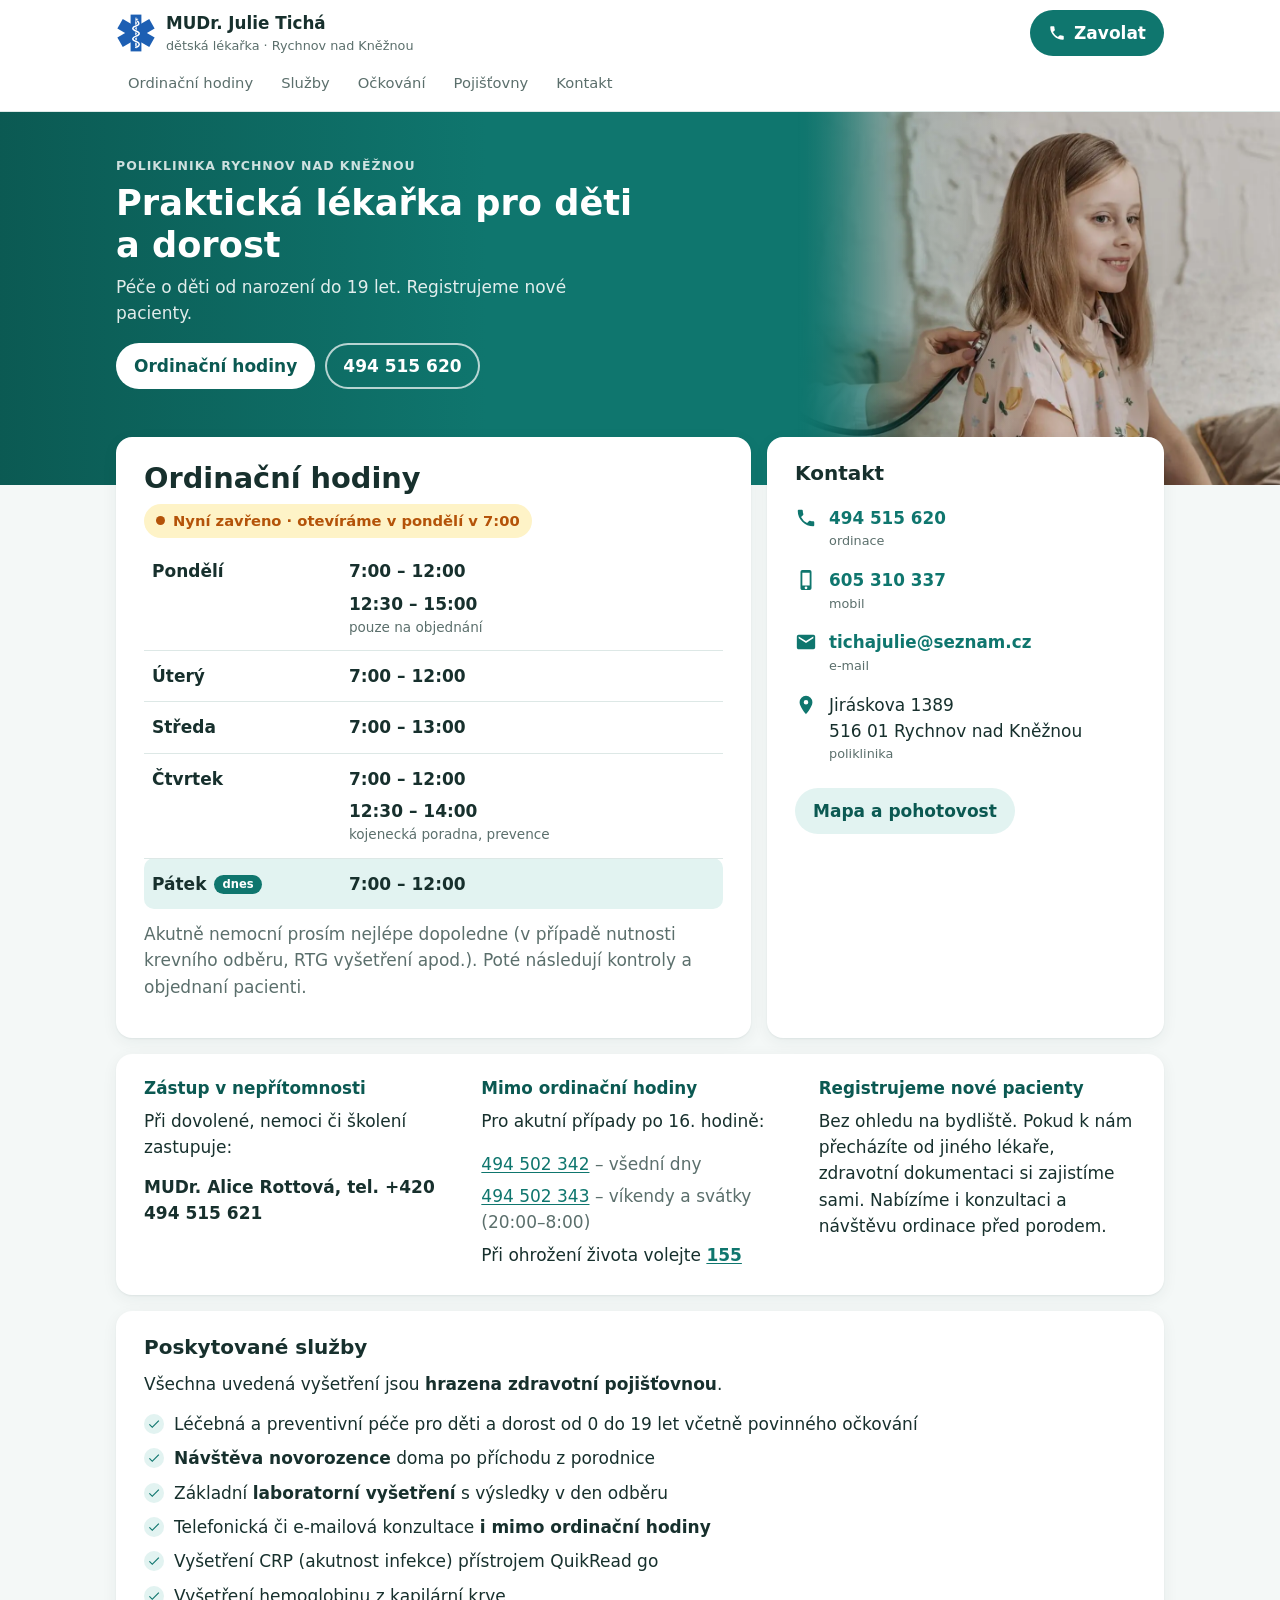
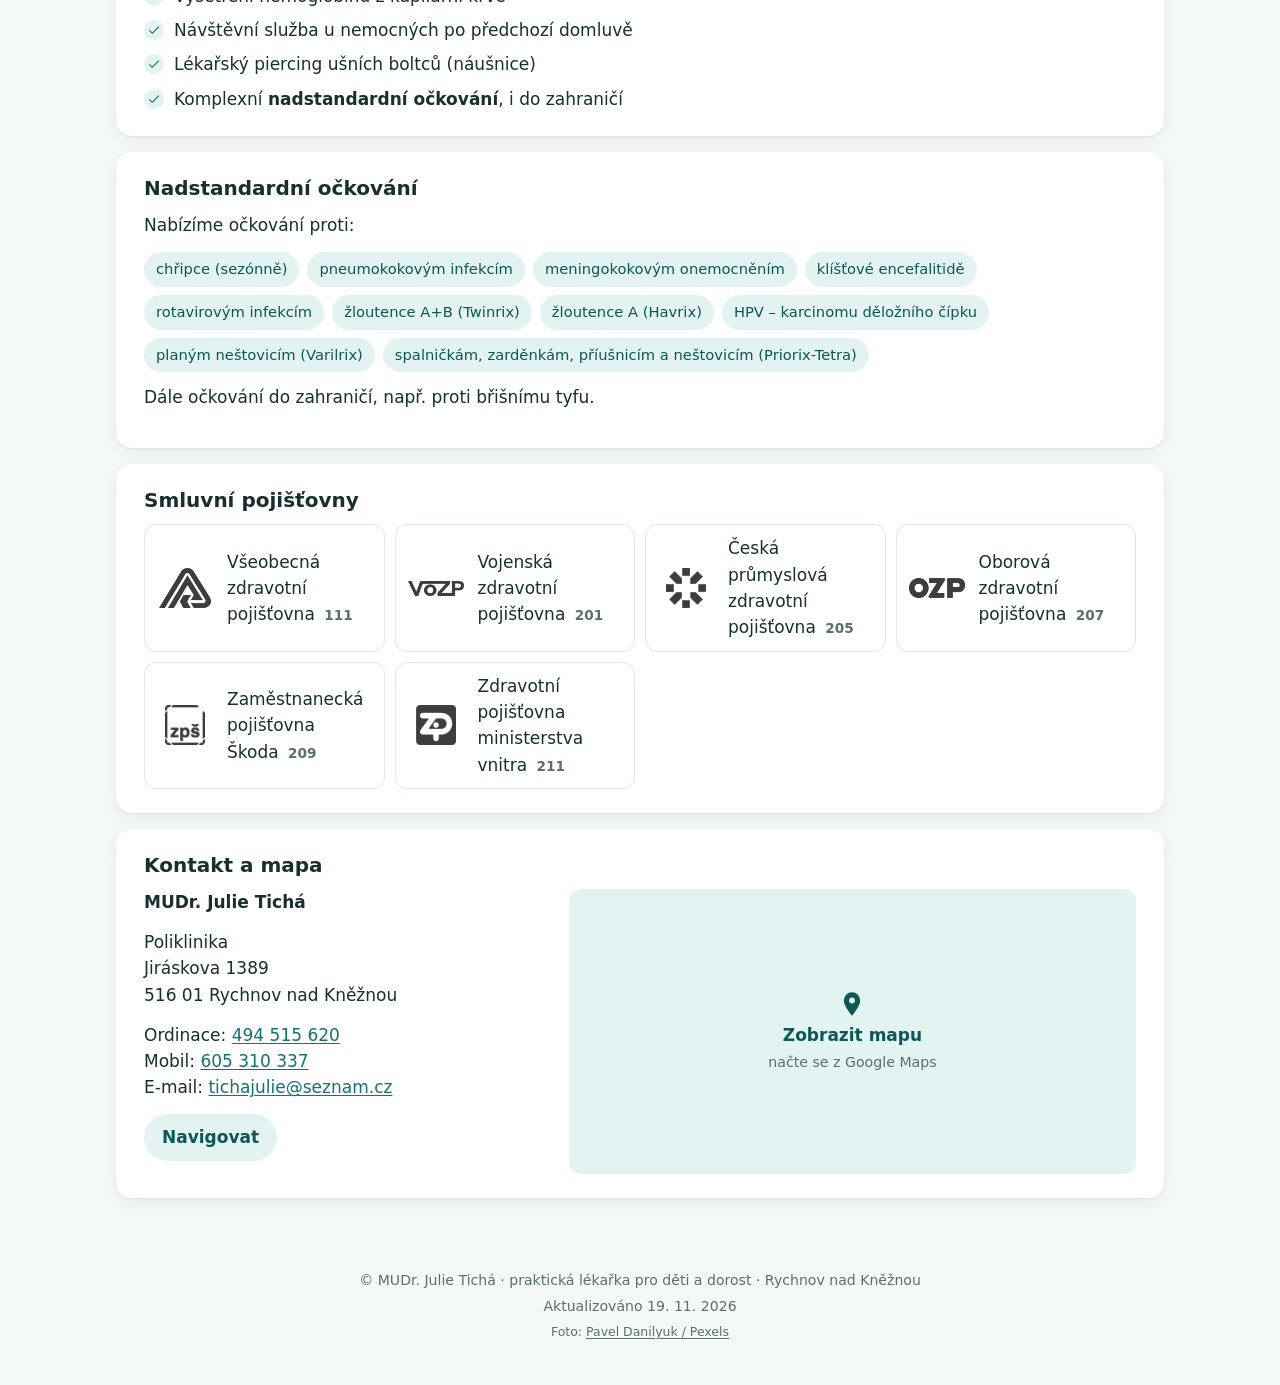
<file: index.html>
<!doctype html>
<html lang="cs">
<head>
  <meta charset="utf-8">
  <meta name="viewport" content="width=device-width, initial-scale=1, viewport-fit=cover">
  <title>MUDr. Julie Tichá – dětská lékařka, Rychnov nad Kněžnou</title>
  <meta name="description" content="MUDr. Julie Tichá – praktická lékařka pro děti a dorost, poliklinika Rychnov nad Kněžnou. Ordinační hodiny, kontakt, očkování, smluvní pojišťovny.">
  <meta name="theme-color" content="#0f766e">
  <link rel="canonical" href="https://www.mudrjulieticha.cz/">
  <link rel="icon" href="favicon.ico">
  <link rel="stylesheet" href="assets/style.css">
  <meta property="og:title" content="MUDr. Julie Tichá – dětská lékařka">
  <meta property="og:description" content="Ordinační hodiny a kontakt – pediatrie Rychnov nad Kněžnou.">
  <meta property="og:type" content="website">
  <script type="application/ld+json">
  {
    "@context": "https://schema.org",
    "@type": "MedicalClinic",
    "name": "MUDr. Julie Tichá – praktická lékařka pro děti a dorost",
    "medicalSpecialty": "Pediatric",
    "telephone": "+420494515620",
    "email": "tichajulie@seznam.cz",
    "url": "https://www.mudrjulieticha.cz/",
    "address": {
      "@type": "PostalAddress",
      "streetAddress": "Jiráskova 1389",
      "addressLocality": "Rychnov nad Kněžnou",
      "postalCode": "516 01",
      "addressCountry": "CZ"
    }
  }
  </script>
  <script src="assets/app.js" defer></script>
</head>
<body>
  <!-- Hvězda života (Star of Life) – definice znaku, použitá v hlavičce i v úvodním pásu -->
  <svg width="0" height="0" class="sr-only" aria-hidden="true" focusable="false">
    <defs>
      <g id="sol-arms">
        <rect x="-27" y="-92" width="54" height="184"/>
        <rect x="-27" y="-92" width="54" height="184" transform="rotate(60)"/>
        <rect x="-27" y="-92" width="54" height="184" transform="rotate(-60)"/>
      </g>
      <path id="sol-snake" d="M96 384 C128 380 150 356 132 334 C110 308 58 312 62 280 C66 248 140 254 138 220 C136 186 60 192 62 158 C64 126 136 134 134 102 C133 86 120 76 114 70"/>
    </defs>
    <symbol id="star-of-life" viewBox="-100 -100 200 200">
      <use href="#sol-arms" fill="#fff" stroke="#fff" stroke-width="10" stroke-linejoin="miter"/>
      <use href="#sol-arms" fill="#1d5fb3"/>
      <g transform="scale(0.42) translate(-100 -214)" fill="none" stroke-linecap="round" stroke-linejoin="round">
        <rect x="91" y="28" width="18" height="372" rx="9" fill="#fff"/>
        <use href="#sol-snake" stroke="#1d5fb3" stroke-width="32"/>
        <use href="#sol-snake" stroke="#fff" stroke-width="18"/>
        <ellipse cx="108" cy="54" rx="22" ry="15" transform="rotate(-20 108 54)" fill="#fff" stroke="#1d5fb3" stroke-width="7"/>
        <circle cx="114" cy="50" r="3.5" fill="#1d5fb3"/>
      </g>
    </symbol>
  </svg>

  <a class="skip" href="#hodiny">Přejít na ordinační hodiny</a>

  <header class="site-header">
    <div class="wrap header-inner">
      <a class="brand" href="./" aria-label="MUDr. Julie Tichá – úvod">
        <span class="brand-mark" aria-hidden="true">
          <svg viewBox="0 0 200 200" width="40" height="40"><use href="#star-of-life" width="200" height="200"/></svg>
        </span>
        <span class="brand-text">
          <strong>MUDr. Julie Tichá</strong>
          <small>dětská lékařka · Rychnov nad Kněžnou</small>
        </span>
      </a>
      <a class="btn btn-call" href="tel:+420494515620">
        <svg viewBox="0 0 24 24" width="18" height="18" aria-hidden="true"><path fill="currentColor" d="M6.6 10.8a15.1 15.1 0 0 0 6.6 6.6l2.2-2.2c.3-.3.7-.4 1-.2 1.1.4 2.3.6 3.6.6.6 0 1 .4 1 1V20c0 .6-.4 1-1 1A17 17 0 0 1 3 4c0-.6.4-1 1-1h3.5c.6 0 1 .4 1 1 0 1.3.2 2.5.6 3.6.1.3 0 .7-.2 1z"/></svg>
        <span>Zavolat</span>
      </a>
    </div>
    <nav class="site-nav" aria-label="Hlavní menu">
      <div class="wrap">
        <ul>
          <li><a href="#hodiny">Ordinační hodiny</a></li>
          <li><a href="#sluzby">Služby</a></li>
          <li><a href="#ockovani">Očkování</a></li>
          <li><a href="#pojistovny">Pojišťovny</a></li>
          <li><a href="#kontakt">Kontakt</a></li>
        </ul>
      </div>
    </nav>
  </header>

  <section class="hero" aria-label="Úvod">
    <div class="wrap hero-inner">
      <p class="hero-kicker">Poliklinika Rychnov nad Kněžnou</p>
      <p class="hero-title">Praktická lékařka pro děti a&nbsp;dorost</p>
      <p class="hero-text">Péče o děti od narození do 19 let. Registrujeme nové pacienty.</p>
      <div class="hero-actions">
        <a class="btn btn-light" href="#hodiny">Ordinační hodiny</a>
        <a class="btn btn-outline" href="tel:+420494515620">494 515 620</a>
      </div>
    </div>
  </section>

  <main>
    <div class="wrap">
      <!-- Upozornění z administrace se vykreslí sem -->
      <div id="notices" class="notices" aria-live="polite"></div>

      <div class="top-grid">
        <section id="hodiny" class="card hours-card" aria-labelledby="hodiny-title">
          <div class="card-head">
            <h1 id="hodiny-title">Ordinační hodiny</h1>
            <p id="status" class="status" hidden></p>
          </div>
          <noscript>
            <p class="note-box">Pro zobrazení aktuálních ordinačních hodin povolte JavaScript, nebo zavolejte na <a href="tel:+420494515620">494 515 620</a>.</p>
          </noscript>
          <table class="hours" id="hours-table">
            <caption class="sr-only">Ordinační hodiny podle dnů v týdnu</caption>
            <tbody id="hours-body">
              <tr><td class="loading">Načítám…</td></tr>
            </tbody>
          </table>
          <p id="hours-note" class="muted" hidden></p>
        </section>

        <aside class="card contact-card" aria-labelledby="kontakt-rychly">
          <h2 id="kontakt-rychly">Kontakt</h2>
          <ul class="contact-list">
            <li>
              <svg viewBox="0 0 24 24" aria-hidden="true"><path fill="currentColor" d="M6.6 10.8a15.1 15.1 0 0 0 6.6 6.6l2.2-2.2c.3-.3.7-.4 1-.2 1.1.4 2.3.6 3.6.6.6 0 1 .4 1 1V20c0 .6-.4 1-1 1A17 17 0 0 1 3 4c0-.6.4-1 1-1h3.5c.6 0 1 .4 1 1 0 1.3.2 2.5.6 3.6.1.3 0 .7-.2 1z"/></svg>
              <div><a href="tel:+420494515620">494 515 620</a><small>ordinace</small></div>
            </li>
            <li>
              <svg viewBox="0 0 24 24" aria-hidden="true"><path fill="currentColor" d="M16 1H8a2 2 0 0 0-2 2v18c0 1.1.9 2 2 2h8a2 2 0 0 0 2-2V3a2 2 0 0 0-2-2zm-4 21a1.5 1.5 0 1 1 0-3 1.5 1.5 0 0 1 0 3zm4-4H8V4h8z"/></svg>
              <div><a href="tel:+420605310337">605 310 337</a><small>mobil</small></div>
            </li>
            <li>
              <svg viewBox="0 0 24 24" aria-hidden="true"><path fill="currentColor" d="M20 4H4a2 2 0 0 0-2 2v12c0 1.1.9 2 2 2h16a2 2 0 0 0 2-2V6a2 2 0 0 0-2-2zm0 4-8 5-8-5V6l8 5 8-5z"/></svg>
              <div><a href="mailto:tichajulie@seznam.cz">tichajulie@seznam.cz</a><small>e-mail</small></div>
            </li>
            <li>
              <svg viewBox="0 0 24 24" aria-hidden="true"><path fill="currentColor" d="M12 2a7 7 0 0 0-7 7c0 5.2 7 13 7 13s7-7.8 7-13a7 7 0 0 0-7-7zm0 9.5a2.5 2.5 0 1 1 0-5 2.5 2.5 0 0 1 0 5z"/></svg>
              <div>Jiráskova 1389<br>516 01 Rychnov nad Kněžnou<small>poliklinika</small></div>
            </li>
          </ul>
          <a class="btn btn-ghost" href="#kontakt">Mapa a pohotovost</a>
        </aside>
      </div>

      <section class="card info-grid" aria-label="Důležité informace">
        <div>
          <h2>Zástup v nepřítomnosti</h2>
          <p>Při dovolené, nemoci či školení zastupuje:</p>
          <p class="strong" id="substitute">MUDr. Alice Rottová, tel. +420 494 515 621</p>
        </div>
        <div>
          <h2>Mimo ordinační hodiny</h2>
          <p>Pro akutní případy po 16. hodině:</p>
          <ul class="plain">
            <li><a href="tel:+420494502342">494 502 342</a> <span class="muted">– všední dny</span></li>
            <li><a href="tel:+420494502343">494 502 343</a> <span class="muted">– víkendy a svátky (20:00–8:00)</span></li>
            <li>Při ohrožení života volejte <a href="tel:155"><strong>155</strong></a></li>
          </ul>
        </div>
        <div>
          <h2>Registrujeme nové pacienty</h2>
          <p>Bez ohledu na bydliště. Pokud k nám přecházíte od jiného lékaře, zdravotní dokumentaci si zajistíme sami. Nabízíme i konzultaci a návštěvu ordinace před porodem.</p>
        </div>
      </section>

      <section id="sluzby" class="card" aria-labelledby="sluzby-title">
        <h2 id="sluzby-title">Poskytované služby</h2>
        <p>Všechna uvedená vyšetření jsou <strong>hrazena zdravotní pojišťovnou</strong>.</p>
        <ul class="checklist">
          <li>Léčebná a preventivní péče pro děti a dorost od 0 do 19 let včetně povinného očkování</li>
          <li><strong>Návštěva novorozence</strong> doma po příchodu z porodnice</li>
          <li>Základní <strong>laboratorní vyšetření</strong> s výsledky v den odběru</li>
          <li>Telefonická či e-mailová konzultace <strong>i mimo ordinační hodiny</strong></li>
          <li>Vyšetření CRP (akutnost infekce) přístrojem QuikRead go</li>
          <li>Vyšetření hemoglobinu z kapilární krve</li>
          <li>Návštěvní služba u nemocných po předchozí domluvě</li>
          <li>Lékařský piercing ušních boltců (náušnice)</li>
          <li>Komplexní <strong>nadstandardní očkování</strong>, i do zahraničí</li>
        </ul>
      </section>

      <section id="ockovani" class="card" aria-labelledby="ockovani-title">
        <h2 id="ockovani-title">Nadstandardní očkování</h2>
        <p>Nabízíme očkování proti:</p>
        <ul class="tags">
          <li>chřipce (sezónně)</li>
          <li>pneumokokovým infekcím</li>
          <li>meningokokovým onemocněním</li>
          <li>klíšťové encefalitidě</li>
          <li>rotavirovým infekcím</li>
          <li>žloutence A+B (Twinrix)</li>
          <li>žloutence A (Havrix)</li>
          <li>HPV – karcinomu děložního čípku</li>
          <li>planým neštovicím (Varilrix)</li>
          <li>spalničkám, zarděnkám, příušnicím a neštovicím (Priorix-Tetra)</li>
        </ul>
        <p>Dále očkování do zahraničí, např. proti břišnímu tyfu.</p>
      </section>

      <section id="pojistovny" class="card" aria-labelledby="pojistovny-title">
        <h2 id="pojistovny-title">Smluvní pojišťovny</h2>
        <ul class="insurers">
          <li><img src="assets/img/vzp.png" alt="" width="100" height="78" loading="lazy"><span>Všeobecná zdravotní pojišťovna <b>111</b></span></li>
          <li><img src="assets/img/vozp.png" alt="" width="100" height="27" loading="lazy"><span>Vojenská zdravotní pojišťovna <b>201</b></span></li>
          <li><img src="assets/img/czpz.png" alt="" width="100" height="100" loading="lazy"><span>Česká průmyslová zdravotní pojišťovna <b>205</b></span></li>
          <li><img src="assets/img/ozp.png" alt="" width="100" height="35" loading="lazy"><span>Oborová zdravotní pojišťovna <b>207</b></span></li>
          <li><img src="assets/img/zps.png" alt="" width="100" height="100" loading="lazy"><span>Zaměstnanecká pojišťovna Škoda <b>209</b></span></li>
          <li><img src="assets/img/zpmv.png" alt="" width="100" height="100" loading="lazy"><span>Zdravotní pojišťovna ministerstva vnitra <b>211</b></span></li>
        </ul>
      </section>

      <section id="kontakt" class="card contact-full" aria-labelledby="kontakt-title">
        <h2 id="kontakt-title">Kontakt a mapa</h2>
        <div class="contact-full-grid">
          <div>
            <p class="strong">MUDr. Julie Tichá</p>
            <p>Poliklinika<br>Jiráskova 1389<br>516 01 Rychnov nad Kněžnou</p>
            <p>
              Ordinace: <a href="tel:+420494515620">494 515 620</a><br>
              Mobil: <a href="tel:+420605310337">605 310 337</a><br>
              E-mail: <a href="mailto:tichajulie@seznam.cz">tichajulie@seznam.cz</a>
            </p>
            <p><a class="btn btn-ghost" href="https://www.google.com/maps/dir/?api=1&amp;destination=Jir%C3%A1skova+1389%2C+Rychnov+nad+Kn%C4%9B%C5%BEnou" target="_blank" rel="noopener">Navigovat</a></p>
          </div>
          <div class="map" id="map">
            <button type="button" class="map-load" id="map-load">
              <svg viewBox="0 0 24 24" width="28" height="28" aria-hidden="true"><path fill="currentColor" d="M12 2a7 7 0 0 0-7 7c0 5.2 7 13 7 13s7-7.8 7-13a7 7 0 0 0-7-7zm0 9.5a2.5 2.5 0 1 1 0-5 2.5 2.5 0 0 1 0 5z"/></svg>
              <span>Zobrazit mapu</span>
              <small>načte se z Google Maps</small>
            </button>
          </div>
        </div>
      </section>
    </div>
  </main>

  <footer class="site-footer">
    <div class="wrap">
      <p>© MUDr. Julie Tichá · praktická lékařka pro děti a dorost · Rychnov nad Kněžnou</p>
      <p class="muted" id="updated"></p>
      <p class="muted small-print">Foto: <a href="https://www.pexels.com/photo/7653116/" target="_blank" rel="noopener">Pavel Danilyuk / Pexels</a></p>
    </div>
  </footer>

  <!-- Vyskakovací upozornění -->
  <dialog id="popup" class="popup" aria-labelledby="popup-title">
    <div class="popup-inner">
      <h2 id="popup-title"></h2>
      <div id="popup-body"></div>
      <form method="dialog">
        <button class="btn" value="ok" autofocus>Rozumím</button>
      </form>
    </div>
  </dialog>
</body>
</html>
</file>
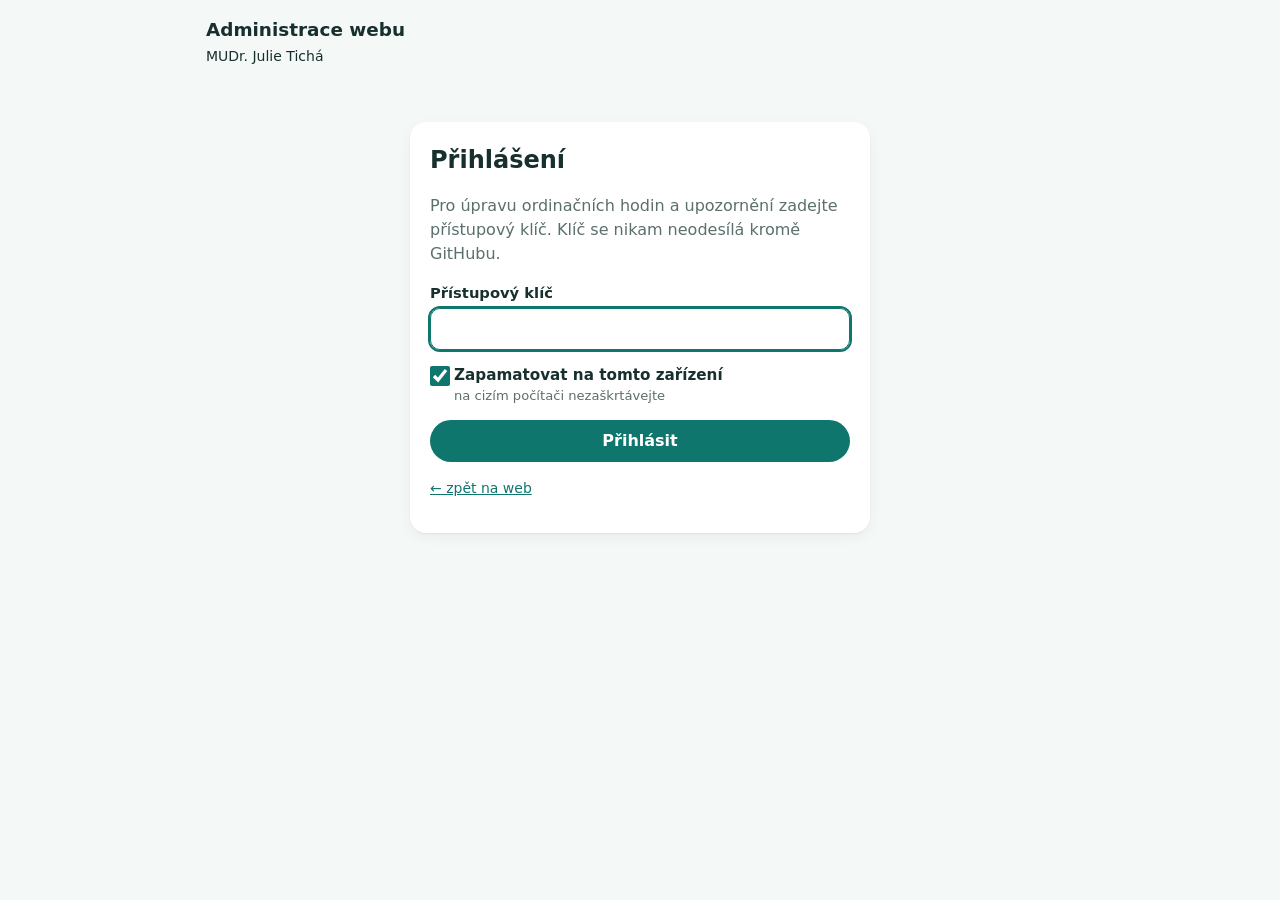
<file: admin/index.html>
<!doctype html>
<html lang="cs">
<head>
  <meta charset="utf-8">
  <meta name="viewport" content="width=device-width, initial-scale=1">
  <meta name="robots" content="noindex, nofollow">
  <meta http-equiv="Content-Security-Policy" content="default-src 'self'; img-src 'self' data:; style-src 'self'; script-src 'self'; connect-src 'self' https://api.github.com; base-uri 'none'; form-action 'none'">
  <meta name="referrer" content="no-referrer">
  <title>Administrace – MUDr. Julie Tichá</title>
  <link rel="icon" href="../favicon.ico">
  <link rel="stylesheet" href="admin.css">
</head>
<body class="wide">
  <main class="container">
    <header class="topbar">
      <div>
        <strong>Administrace webu</strong>
        <span class="small">MUDr. Julie Tichá</span>
      </div>
      <div class="topbar-actions" id="topbar-actions" hidden>
        <a class="btn btn-ghost" href="../" target="_blank" rel="noopener">Zobrazit web ↗</a>
        <button class="btn btn-ghost" type="button" id="logout">Odhlásit</button>
      </div>
    </header>
    <div id="app"><p>Načítám…</p></div>
    <noscript><p class="err">Administrace vyžaduje JavaScript.</p></noscript>
  </main>
  <script src="config.js"></script>
  <script src="../assets/app.js"></script>
  <script src="admin.js"></script>
</body>
</html>
</file>
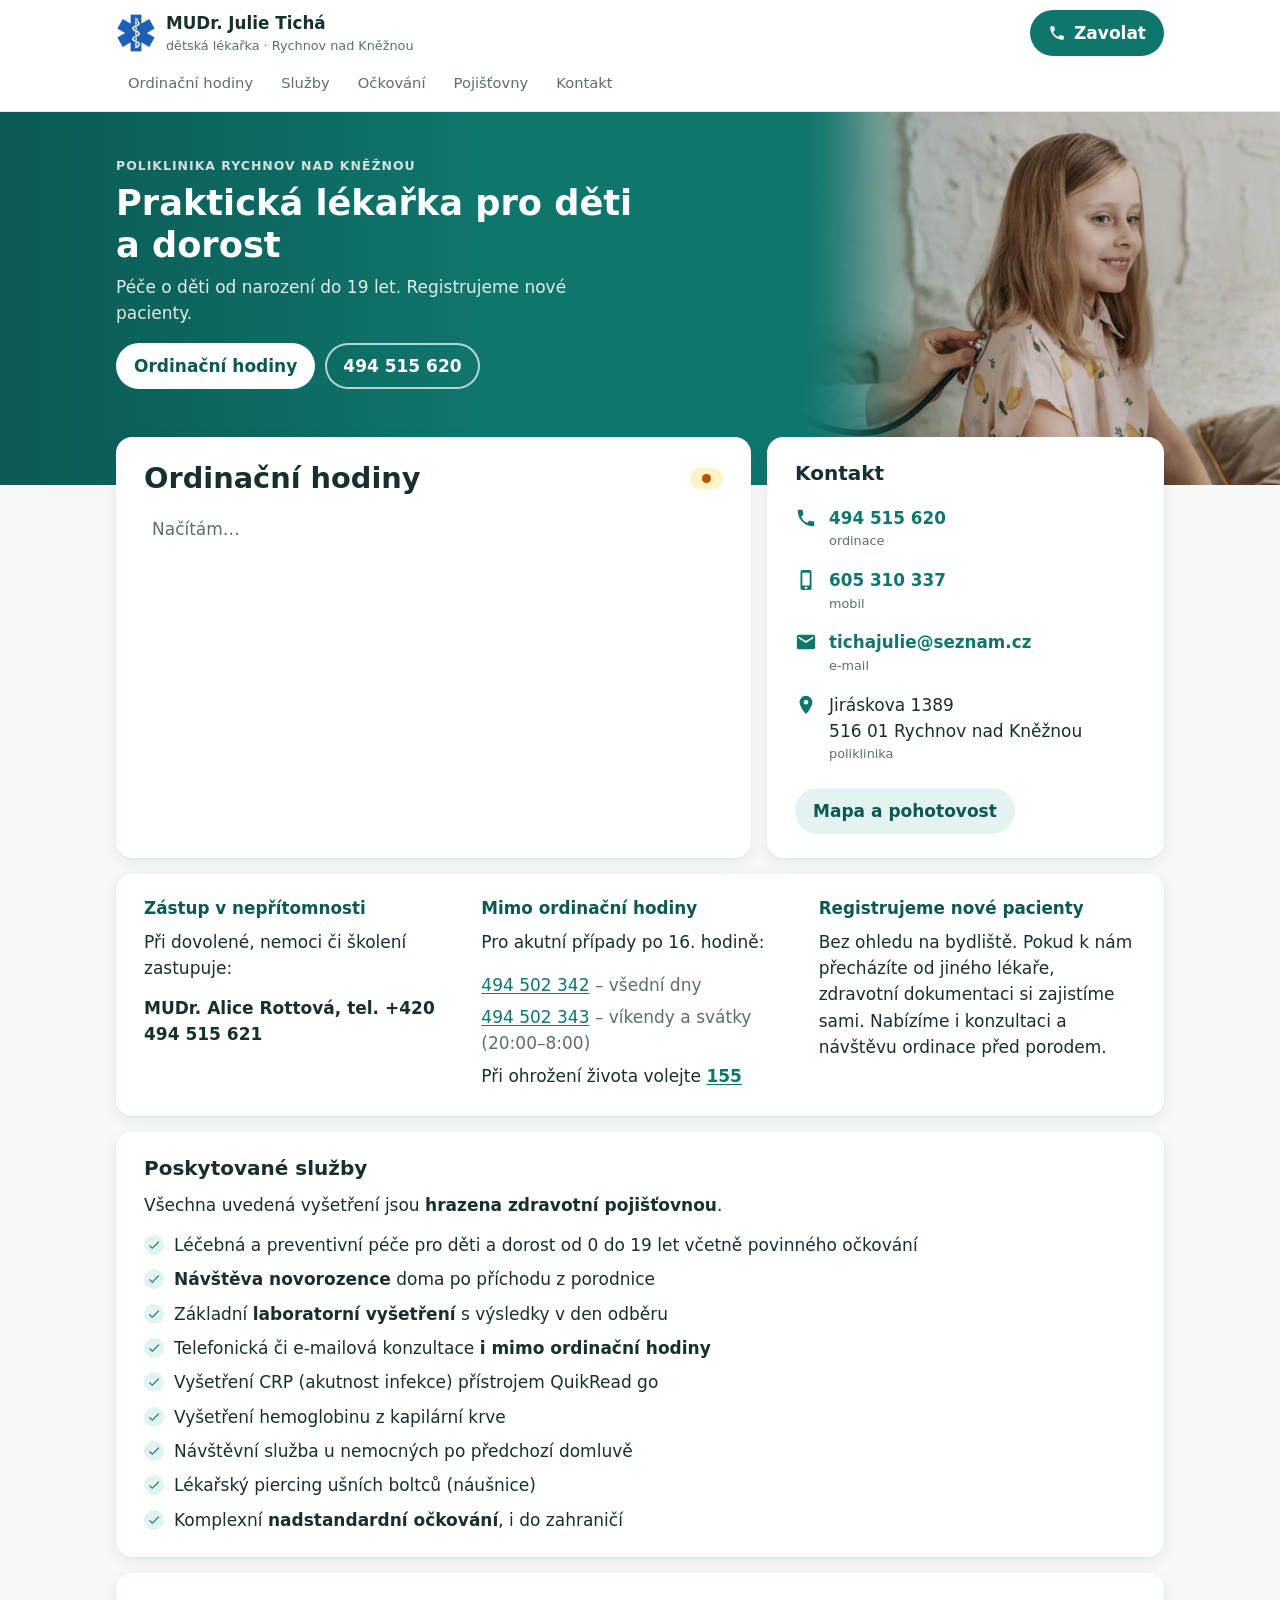
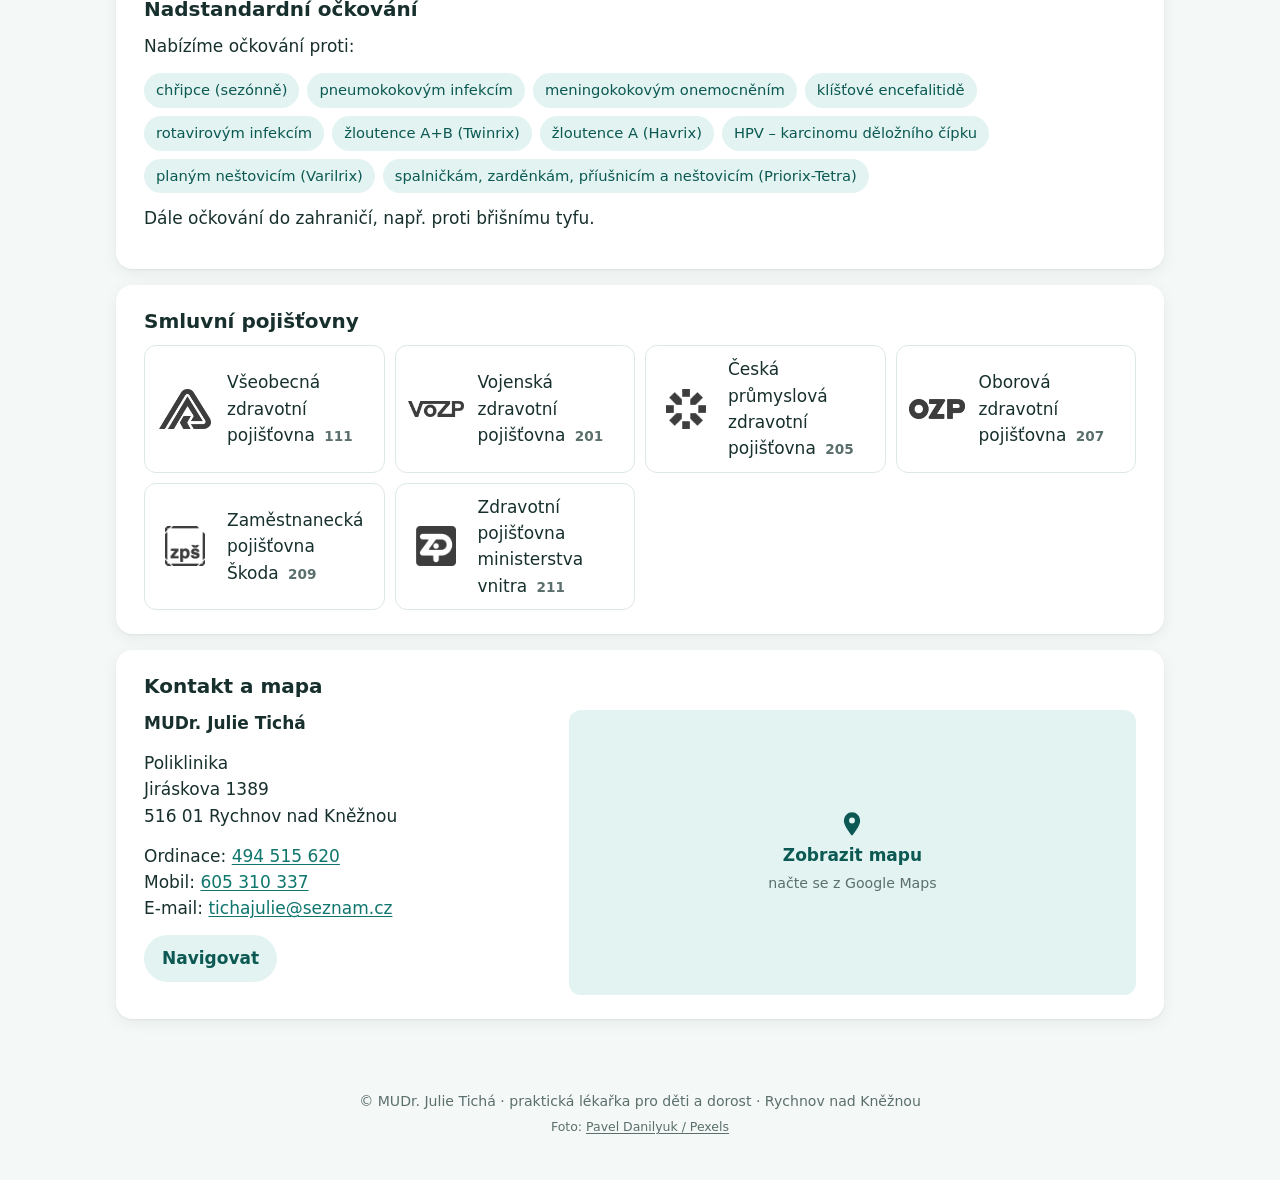
<file: kontakt/index.html>
<!doctype html>
<html lang="cs"><head><meta charset="utf-8">
<title>Přesměrování…</title>
<link rel="canonical" href="https://www.mudrjulieticha.cz/#kontakt">
<meta name="robots" content="noindex">
<meta http-equiv="refresh" content="0; url=/#kontakt">
</head><body><p><a href="/#kontakt">Pokračujte zde</a></p></body></html>
</file>
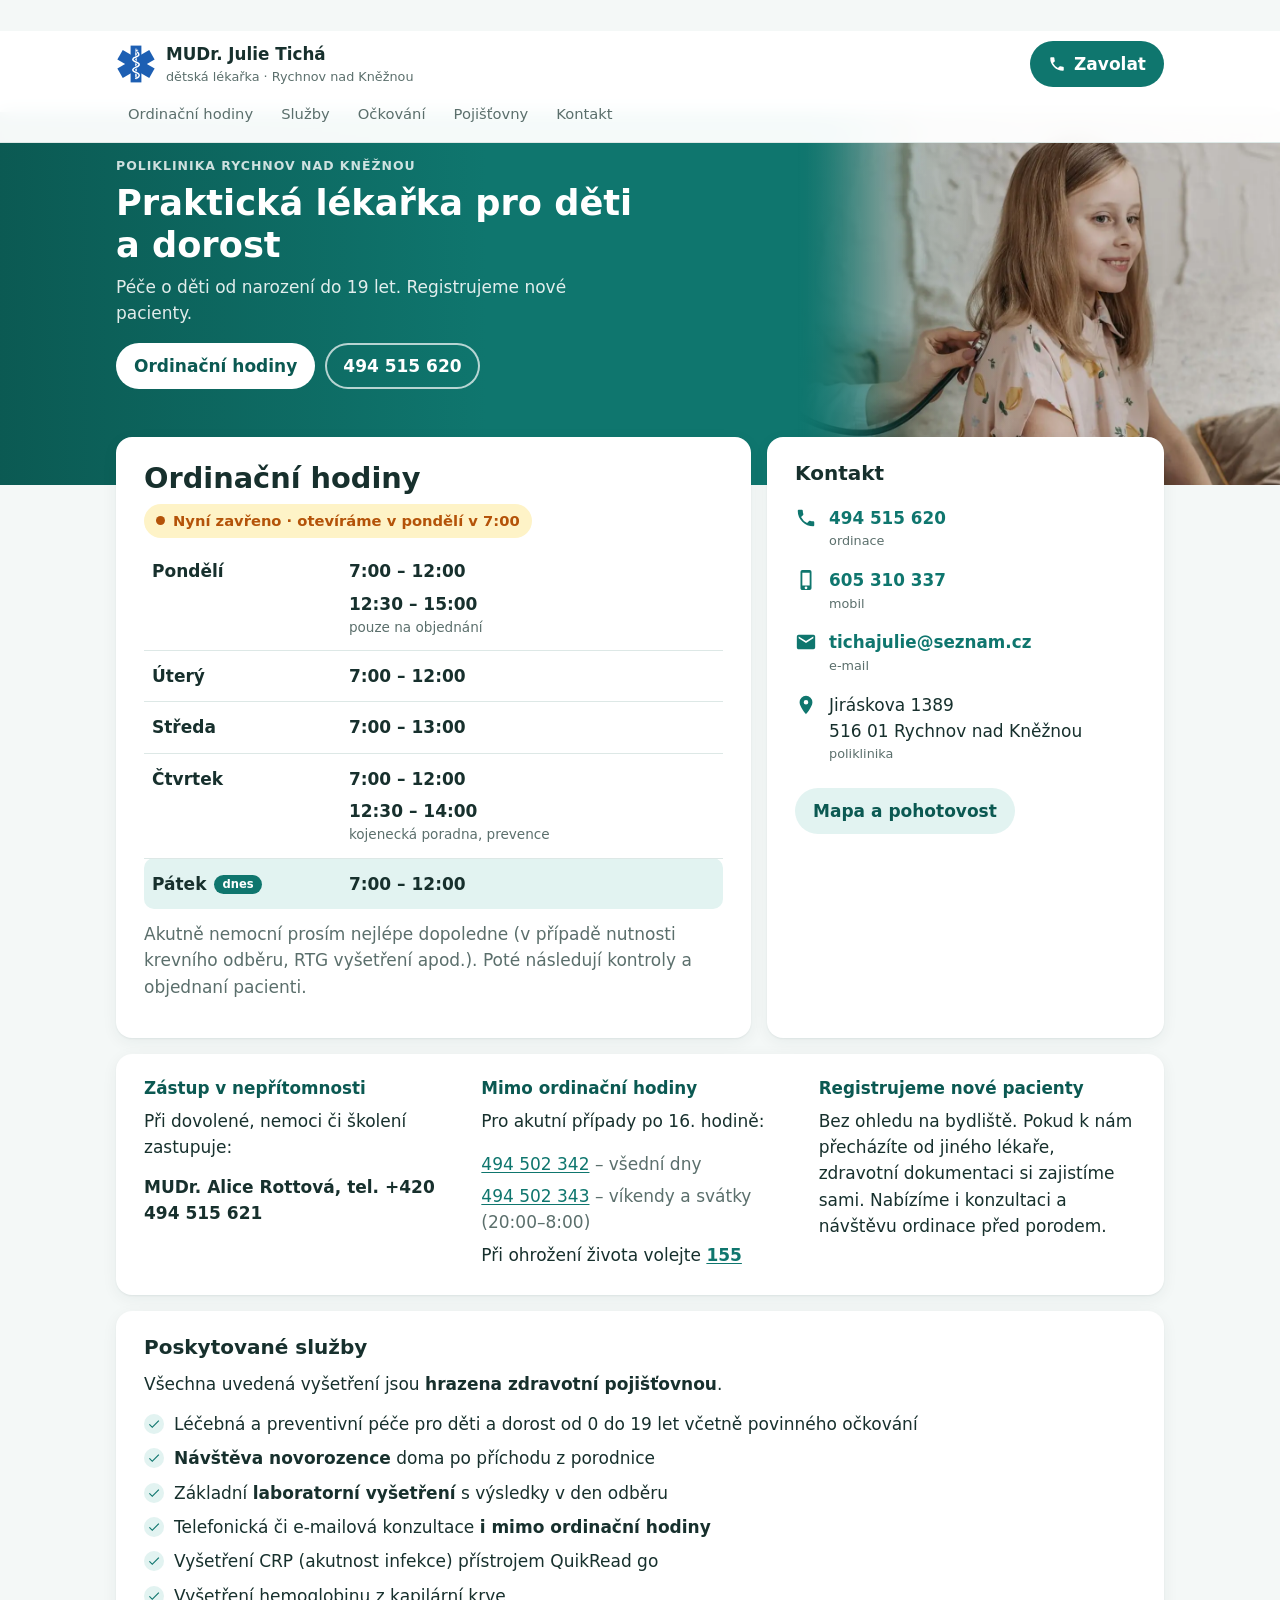
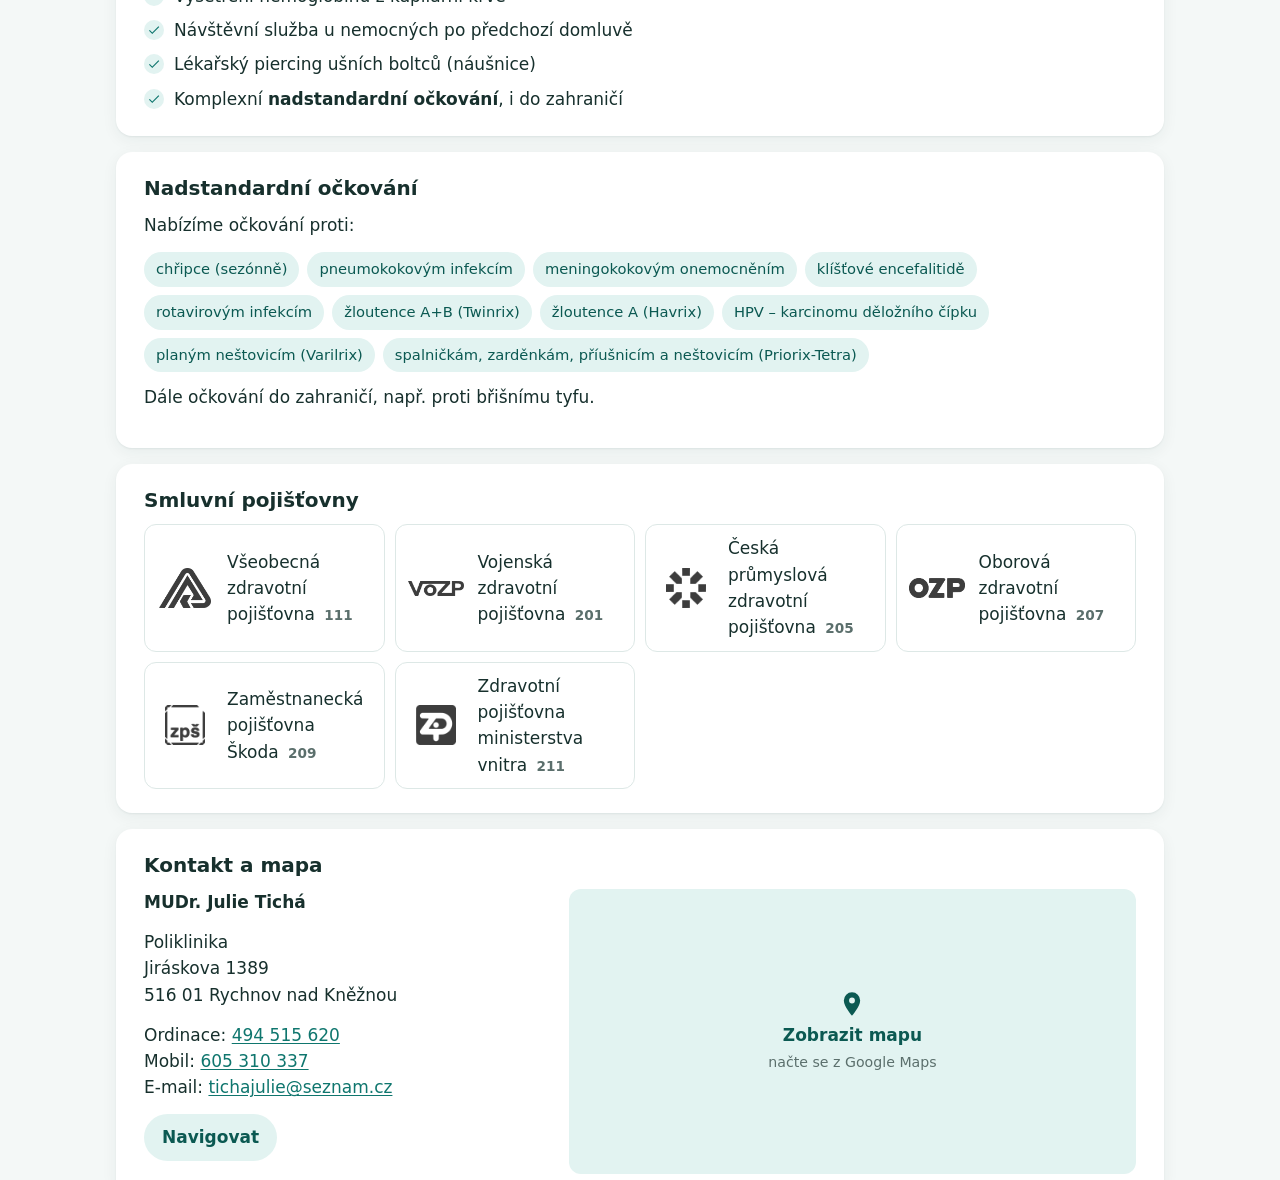
<file: ockovani/index.html>
<!doctype html>
<html lang="cs"><head><meta charset="utf-8">
<title>Přesměrování…</title>
<link rel="canonical" href="https://www.mudrjulieticha.cz/#ockovani">
<meta name="robots" content="noindex">
<meta http-equiv="refresh" content="0; url=/#ockovani">
</head><body><p><a href="/#ockovani">Pokračujte zde</a></p></body></html>
</file>
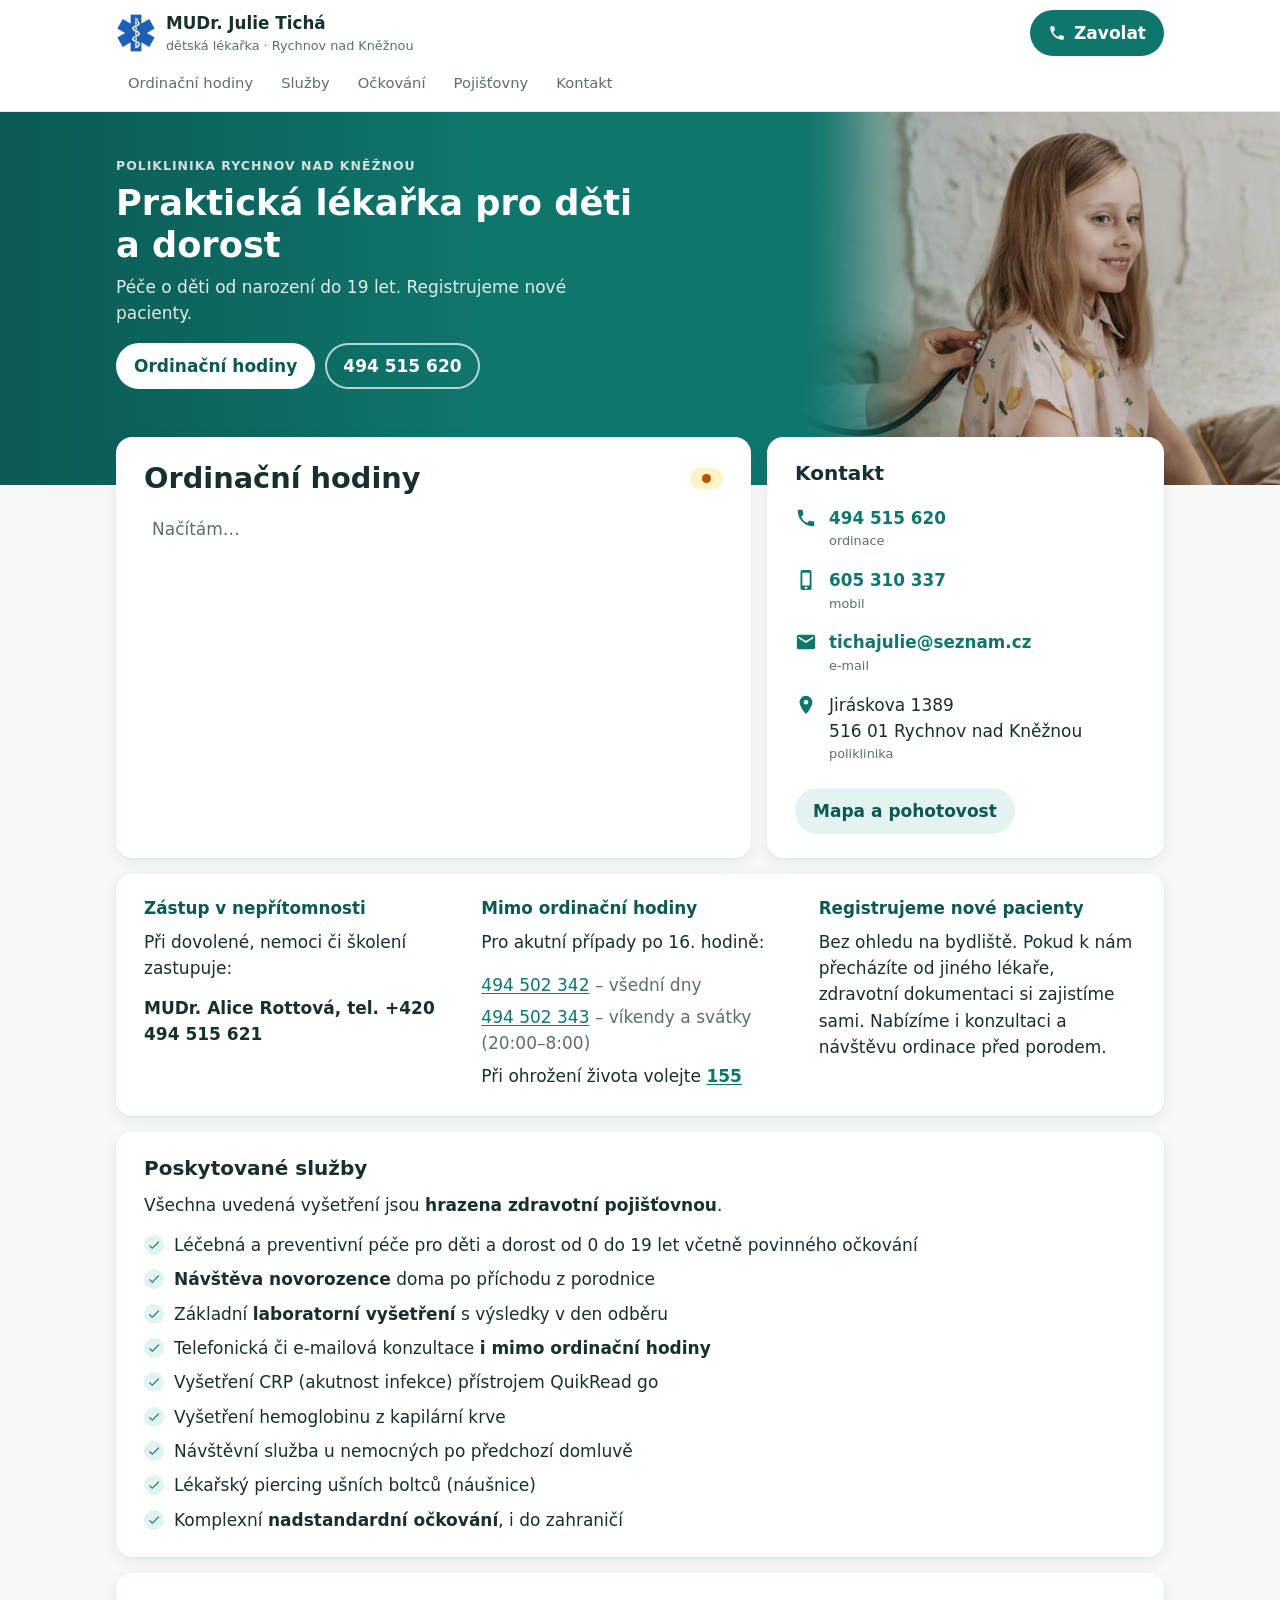
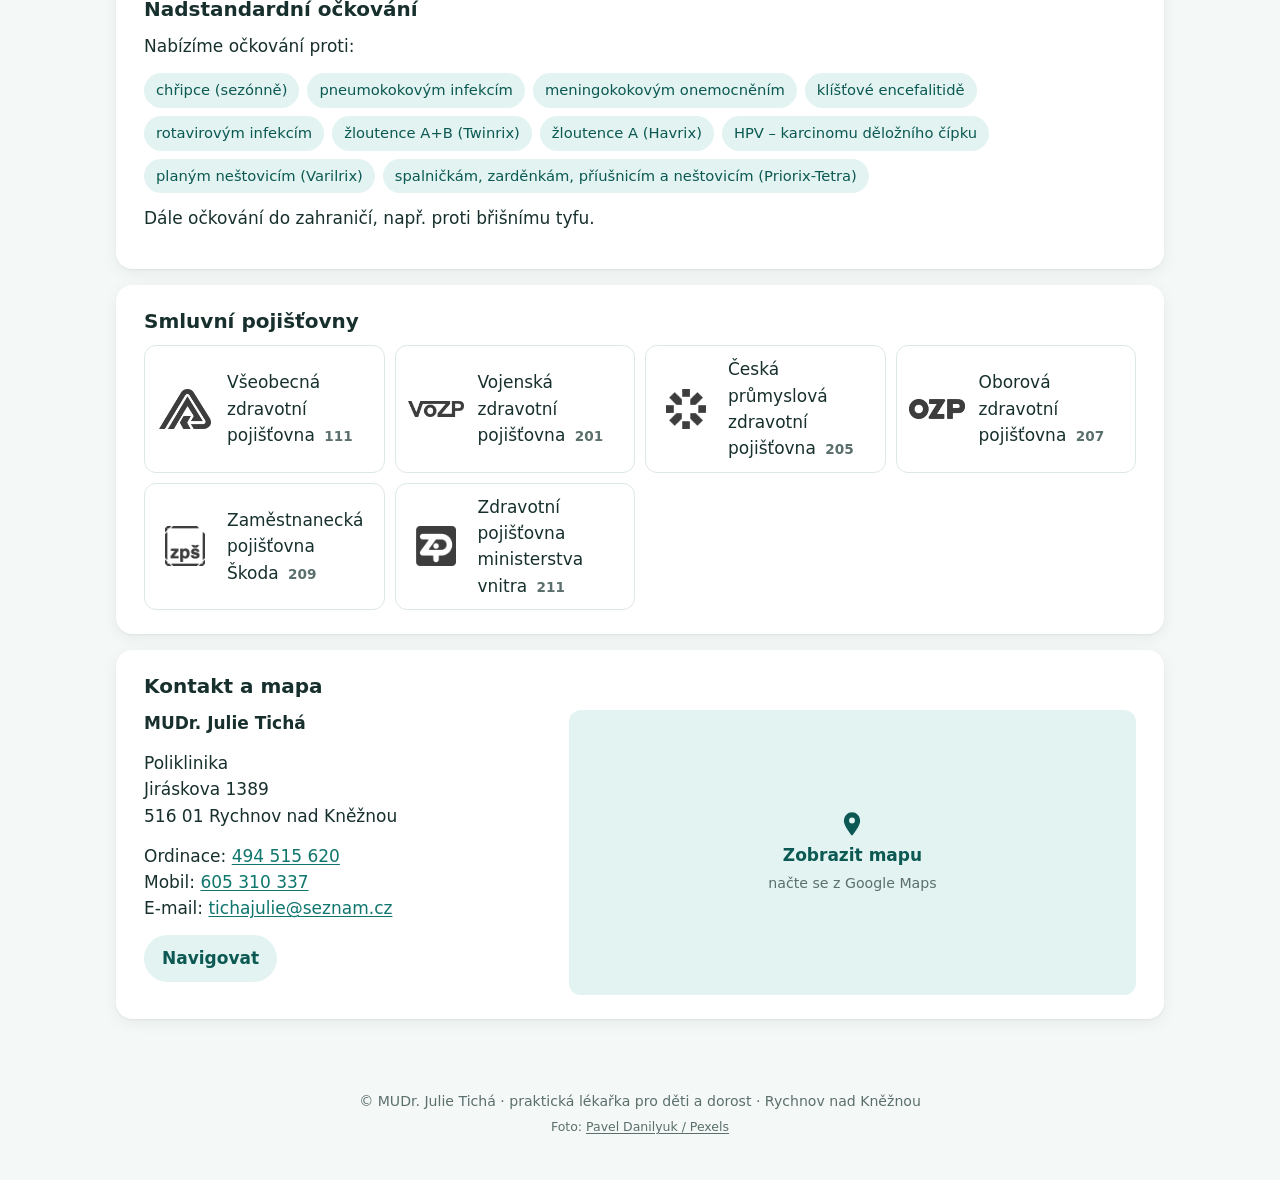
<file: ordinacni-hodiny/index.html>
<!doctype html>
<html lang="cs"><head><meta charset="utf-8">
<title>Přesměrování…</title>
<link rel="canonical" href="https://www.mudrjulieticha.cz/#hodiny">
<meta name="robots" content="noindex">
<meta http-equiv="refresh" content="0; url=/#hodiny">
</head><body><p><a href="/#hodiny">Pokračujte zde</a></p></body></html>
</file>
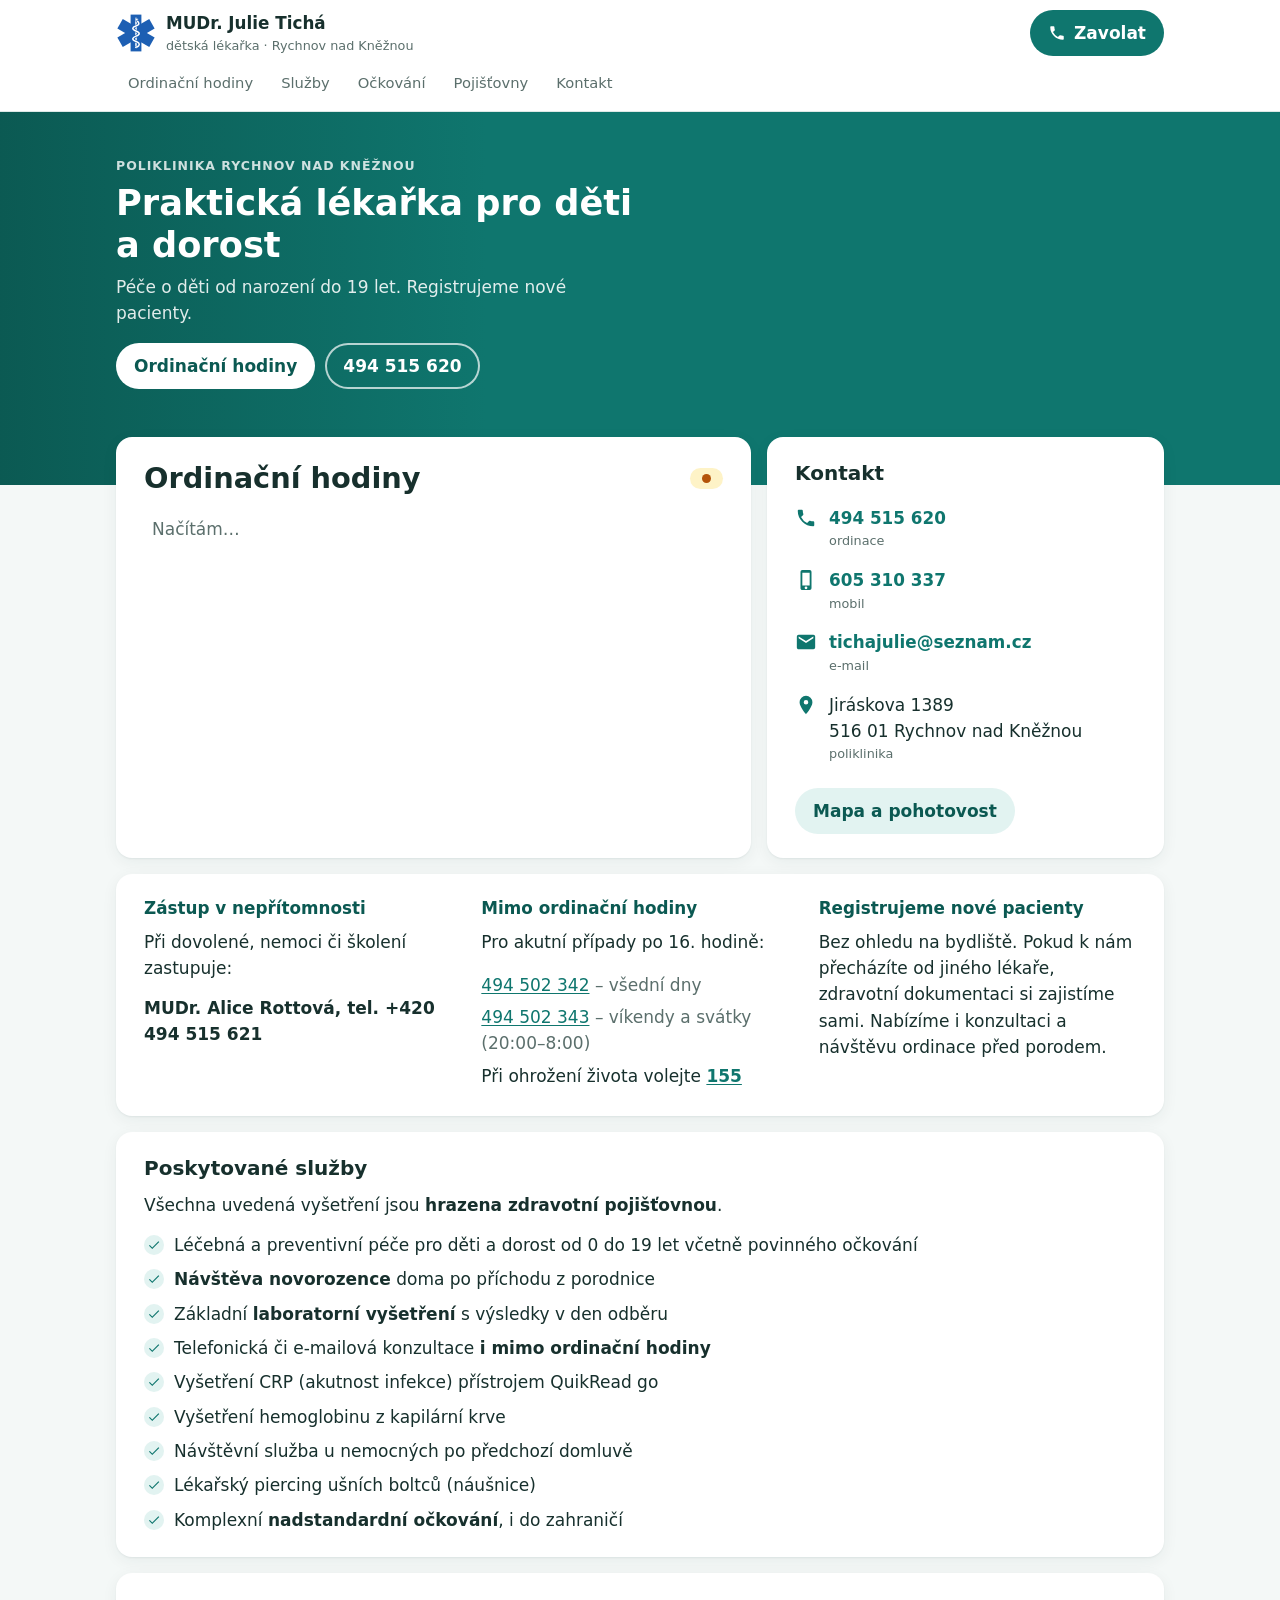
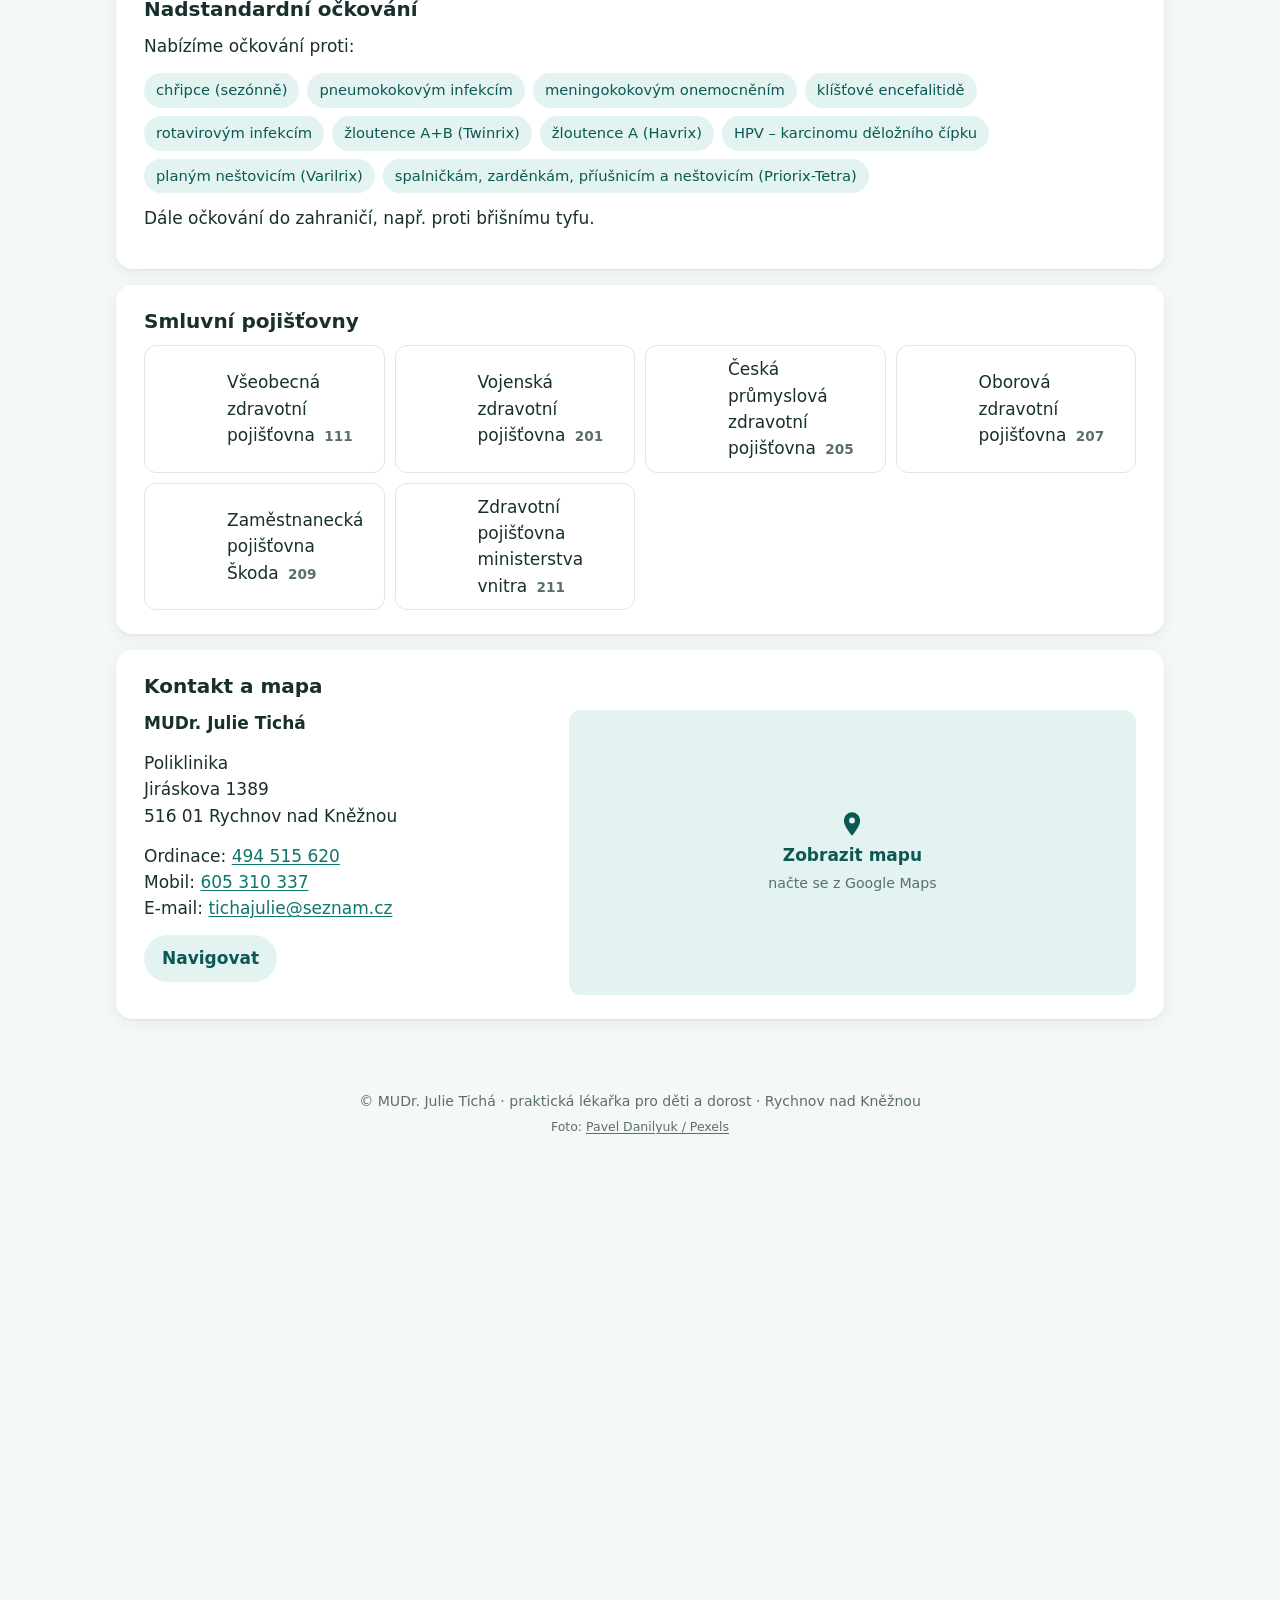
<file: pojistovny/index.html>
<!doctype html>
<html lang="cs"><head><meta charset="utf-8">
<title>Přesměrování…</title>
<link rel="canonical" href="https://www.mudrjulieticha.cz/#pojistovny">
<meta name="robots" content="noindex">
<meta http-equiv="refresh" content="0; url=/#pojistovny">
</head><body><p><a href="/#pojistovny">Pokračujte zde</a></p></body></html>
</file>
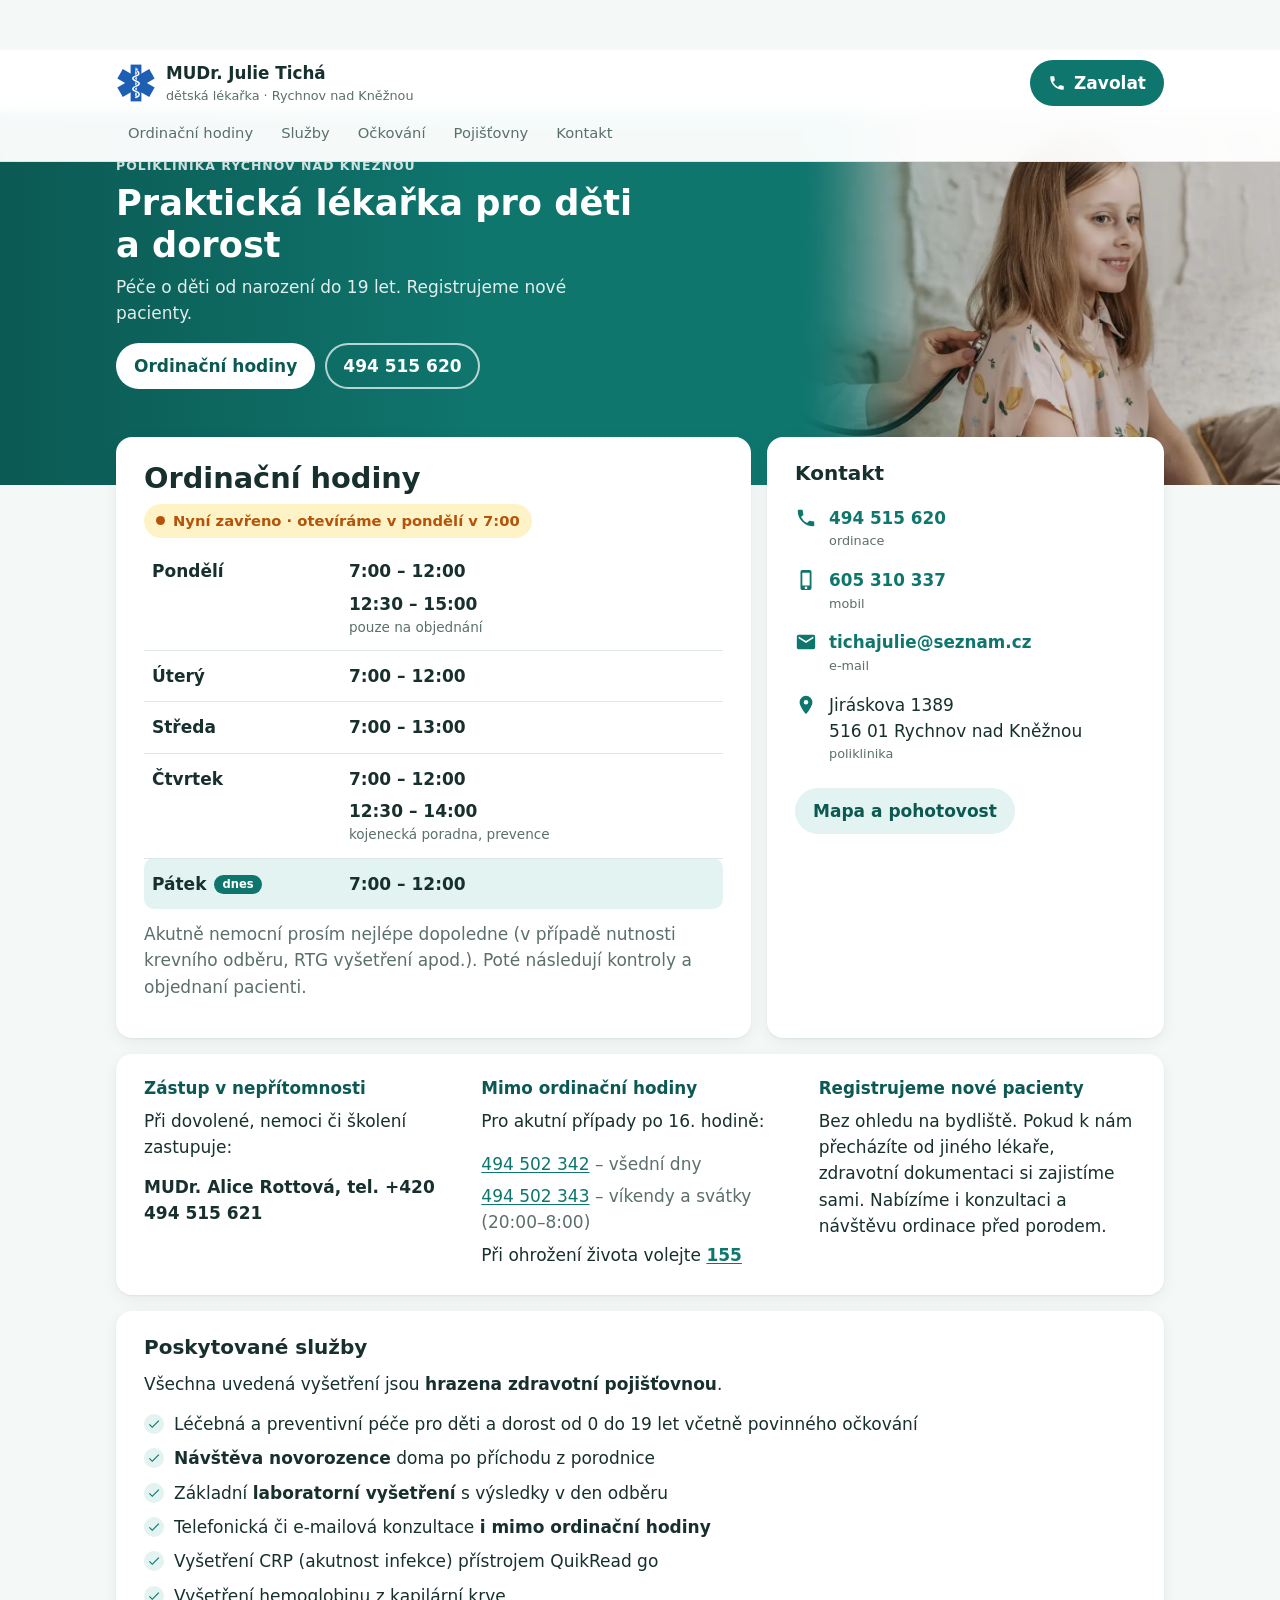
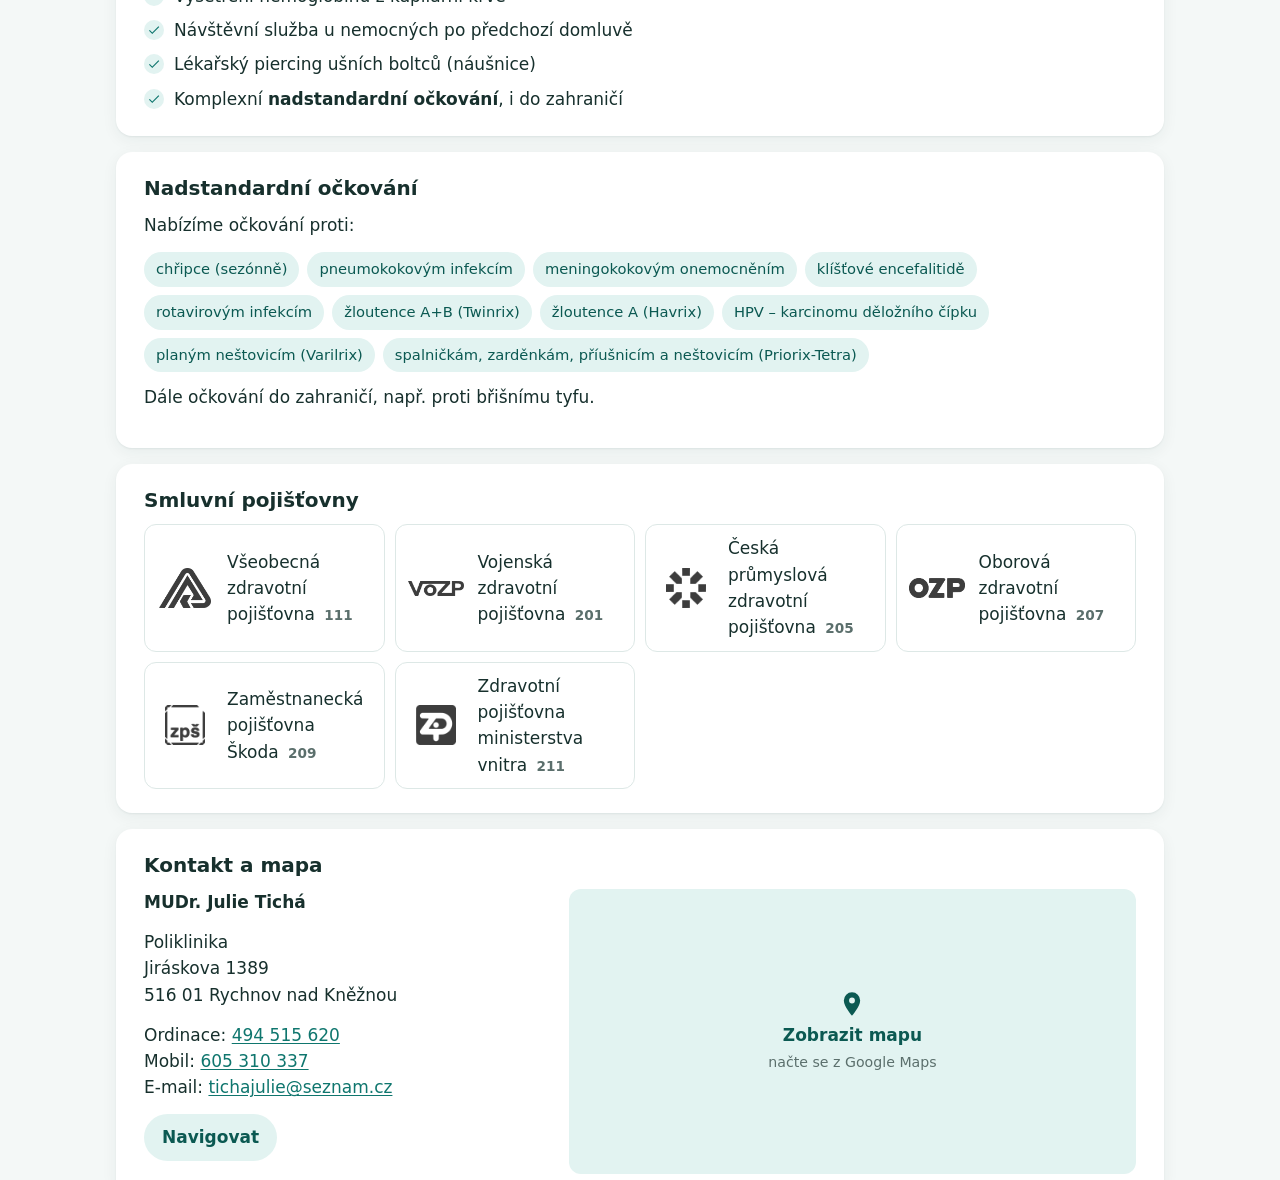
<file: poskytovane-sluzby/index.html>
<!doctype html>
<html lang="cs"><head><meta charset="utf-8">
<title>Přesměrování…</title>
<link rel="canonical" href="https://www.mudrjulieticha.cz/#sluzby">
<meta name="robots" content="noindex">
<meta http-equiv="refresh" content="0; url=/#sluzby">
</head><body><p><a href="/#sluzby">Pokračujte zde</a></p></body></html>
</file>
<file: assets/style.css>
/* MUDr. Julie Tichá – nový web */
:root {
  --bg: #f4f8f7;
  --card: #ffffff;
  --text: #17302d;
  --muted: #5b6f6c;
  --line: #dde8e6;
  --brand: #0f766e;
  --brand-dark: #0b5952;
  --brand-soft: #e2f3f1;
  --ok: #15803d;
  --ok-soft: #dcfce7;
  --closed: #b45309;
  --closed-soft: #fef3c7;
  --warn: #b91c1c;
  --warn-soft: #fef2f2;
  --info-soft: #eff6ff;
  --info: #1d4ed8;
  --radius: 16px;
  --shadow: 0 1px 2px rgba(15, 50, 45, .06), 0 4px 16px rgba(15, 50, 45, .06);
  --font: system-ui, -apple-system, "Segoe UI", Roboto, "Helvetica Neue", Arial, sans-serif;
}

*, *::before, *::after { box-sizing: border-box; }
html { scroll-behavior: smooth; scroll-padding-top: 120px; -webkit-text-size-adjust: 100%; }
body {
  margin: 0;
  font-family: var(--font);
  font-size: 17px;
  line-height: 1.55;
  color: var(--text);
  background: var(--bg);
}
img { max-width: 100%; height: auto; }
a { color: var(--brand); text-underline-offset: 2px; }
a:hover { color: var(--brand-dark); }
h1, h2, h3 { line-height: 1.2; margin: 0 0 .6em; }
h1 { font-size: 1.6rem; }
h2 { font-size: 1.25rem; }
p { margin: 0 0 .8em; }
.wrap { width: 100%; max-width: 1080px; margin: 0 auto; padding: 0 16px; }
.muted { color: var(--muted); }
.strong { font-weight: 600; }
.sr-only { position: absolute; width: 1px; height: 1px; overflow: hidden; clip: rect(0 0 0 0); white-space: nowrap; }
.skip { position: absolute; left: -9999px; top: 0; background: var(--brand); color: #fff; padding: 8px 12px; z-index: 100; }
.skip:focus { left: 8px; top: 8px; }
:focus-visible { outline: 3px solid #f59e0b; outline-offset: 2px; border-radius: 4px; }

/* ---------- Hlavička ---------- */
.site-header {
  position: sticky; top: 0; z-index: 20;
  background: rgba(255, 255, 255, .96);
  backdrop-filter: saturate(1.4) blur(8px);
  border-bottom: 1px solid var(--line);
}
.header-inner { display: flex; align-items: center; justify-content: space-between; gap: 12px; padding-top: 10px; padding-bottom: 10px; }
.brand { display: flex; align-items: center; gap: 10px; text-decoration: none; color: var(--text); min-width: 0; }
.brand-mark {
  flex: none; display: grid; place-items: center;
  width: 40px; height: 40px;
}
.brand-mark svg { width: 40px; height: 40px; }
.brand-text { display: flex; flex-direction: column; min-width: 0; }
.brand-text strong { font-size: 1.05rem; white-space: nowrap; }
.brand-text small { color: var(--muted); font-size: .8rem; white-space: nowrap; overflow: hidden; text-overflow: ellipsis; }

.site-nav ul { display: flex; gap: 4px; list-style: none; margin: 0; padding: 0 0 8px; overflow-x: auto; scrollbar-width: none; }
.site-nav ul::-webkit-scrollbar { display: none; }
.site-nav a {
  display: block; padding: 6px 12px; border-radius: 999px;
  text-decoration: none; color: var(--muted); font-size: .92rem; white-space: nowrap;
}
.site-nav a:hover { background: var(--brand-soft); color: var(--brand-dark); }

/* ---------- Tlačítka ---------- */
.btn {
  display: inline-flex; align-items: center; justify-content: center; gap: 8px;
  min-height: 44px; padding: 10px 18px; border-radius: 999px; border: 0;
  background: var(--brand); color: #fff; font: inherit; font-weight: 600;
  text-decoration: none; cursor: pointer;
}
.btn:hover { background: var(--brand-dark); color: #fff; }
.btn-ghost { background: var(--brand-soft); color: var(--brand-dark); }
.btn-ghost:hover { background: #cbeae6; color: var(--brand-dark); }
.btn-call { flex: none; }

/* ---------- Úvodní pás s Asklépiovou holí ---------- */
.hero {
  position: relative; overflow: hidden; color: #fff;
  background:
    linear-gradient(90deg, rgba(11, 89, 82, .94) 0%, rgba(15, 118, 110, .86) 50%, rgba(15, 118, 110, .45) 78%, rgba(15, 118, 110, .2) 100%),
    url("img/hero-vysetreni-700.webp") 62% 45% / cover no-repeat,
    var(--brand);
  padding: 28px 0 76px;
}
.hero-inner { position: relative; z-index: 1; }
.hero-kicker {
  margin: 0 0 6px; font-size: .78rem; font-weight: 700; letter-spacing: .08em; text-transform: uppercase;
  color: rgba(255, 255, 255, .8);
}
.hero-title { margin: 0 0 8px; font-size: 1.55rem; font-weight: 700; line-height: 1.2; max-width: 16em; }
.hero-text { margin: 0 0 16px; color: rgba(255, 255, 255, .88); max-width: 30em; }
.hero-actions { display: flex; flex-wrap: wrap; gap: 10px; }
.btn-light { background: #fff; color: var(--brand-dark); }
.btn-light:hover { background: var(--brand-soft); color: var(--brand-dark); }
.btn-outline { background: transparent; color: #fff; box-shadow: inset 0 0 0 2px rgba(255, 255, 255, .7); }
.btn-outline:hover { background: rgba(255, 255, 255, .12); color: #fff; }

/* ---------- Obsah ---------- */
main { padding: 20px 0 32px; }
.hero + main { padding-top: 0; }
.hero + main > .wrap { position: relative; margin-top: -48px; }
.card {
  background: var(--card); border-radius: var(--radius); box-shadow: var(--shadow);
  padding: 20px; margin-bottom: 16px;
}
.top-grid { display: grid; gap: 16px; margin-bottom: 16px; }
.top-grid .card { margin-bottom: 0; }

/* Upozornění */
.notices:empty { display: none; }
.notice {
  border-radius: var(--radius); padding: 16px 18px; margin-bottom: 16px;
  background: var(--info-soft); border-left: 5px solid var(--info);
}
.notice h2 { font-size: 1.1rem; margin-bottom: .4em; }
.notice p { margin-bottom: .4em; }
.notice p:last-child { margin-bottom: 0; }
.notice.warning { background: var(--warn-soft); border-left-color: var(--warn); }
.notice.success { background: var(--ok-soft); border-left-color: var(--ok); }
.notice.collapsed .notice-body p:nth-child(n+3) { display: none; }
.notice .more {
  margin-top: 4px; padding: 4px 0; border: 0; background: none; cursor: pointer;
  font: inherit; font-weight: 600; font-size: .92rem; color: var(--brand-dark); text-decoration: underline;
}
.notice .dates { font-size: .9rem; color: var(--muted); margin-bottom: .4em; }

/* Ordinační hodiny */
.card-head { display: flex; flex-wrap: wrap; align-items: center; justify-content: space-between; gap: 8px 16px; margin-bottom: 8px; }
.card-head h1 { margin: 0; }
.status {
  margin: 0; display: inline-flex; align-items: center; gap: 8px;
  padding: 6px 12px; border-radius: 999px; font-weight: 600; font-size: .92rem;
  background: var(--closed-soft); color: var(--closed);
}
.status::before { content: ""; width: 9px; height: 9px; border-radius: 50%; background: currentColor; }
.status.open { background: var(--ok-soft); color: var(--ok); }
.status.open::before { animation: pulse 2s infinite; }
@keyframes pulse { 0%, 100% { opacity: 1; } 50% { opacity: .35; } }

.hours { width: 100%; border-collapse: collapse; margin-bottom: 12px; }
.hours th, .hours td { text-align: left; vertical-align: top; padding: 12px 8px; border-bottom: 1px solid var(--line); }
.hours tr:last-child th, .hours tr:last-child td { border-bottom: 0; }
.hours th { font-weight: 600; width: 34%; }
.hours .block { display: block; }
.hours .block + .block { margin-top: 6px; }
.hours .time { font-variant-numeric: tabular-nums; font-weight: 600; white-space: nowrap; }
.hours .note { display: block; font-size: .85rem; color: var(--muted); }
.hours .closed-day { color: var(--muted); }
.hours tr.today th, .hours tr.today td { background: var(--brand-soft); }
.hours tr.today th { border-radius: 10px 0 0 10px; }
.hours tr.today td { border-radius: 0 10px 10px 0; }
.hours tr.today th::after {
  content: "dnes"; display: inline-block; margin-left: 8px; padding: 1px 8px;
  border-radius: 999px; background: var(--brand); color: #fff; font-size: .72rem; font-weight: 600; vertical-align: 2px;
}
.loading { color: var(--muted); }

/* Kontakt – rychlý */
.contact-list { list-style: none; margin: 0 0 16px; padding: 0; }
.contact-list li { display: flex; gap: 12px; align-items: flex-start; padding: 8px 0; }
.contact-list svg { flex: none; width: 22px; height: 22px; color: var(--brand); margin-top: 2px; }
.contact-list a { font-weight: 600; text-decoration: none; font-size: 1.05rem; }
.contact-list small { display: block; color: var(--muted); font-size: .8rem; }

/* Informace */
.info-grid { display: grid; gap: 20px; }
.info-grid h2 { font-size: 1.05rem; color: var(--brand-dark); }
.info-grid p:last-child { margin-bottom: 0; }
ul.plain { list-style: none; padding: 0; margin: 0; }
ul.plain li { padding: 3px 0; }

.checklist { list-style: none; padding: 0; margin: 0; display: grid; gap: 8px; }
.checklist li { position: relative; padding-left: 30px; }
.checklist li::before {
  content: ""; position: absolute; left: 0; top: 3px; width: 20px; height: 20px; border-radius: 50%;
  background: var(--brand-soft) url("data:image/svg+xml,%3Csvg xmlns='http://www.w3.org/2000/svg' viewBox='0 0 24 24'%3E%3Cpath fill='%230f766e' d='M9 16.2 4.8 12l-1.4 1.4L9 19 21 7l-1.4-1.4z'/%3E%3C/svg%3E") center/14px no-repeat;
}

.tags { list-style: none; padding: 0; margin: 0 0 12px; display: flex; flex-wrap: wrap; gap: 8px; }
.tags li { background: var(--brand-soft); color: var(--brand-dark); padding: 6px 12px; border-radius: 999px; font-size: .92rem; }

.insurers { list-style: none; padding: 0; margin: 0; display: grid; gap: 10px; grid-template-columns: repeat(auto-fill, minmax(240px, 1fr)); }
.insurers li { display: flex; align-items: center; gap: 14px; padding: 10px 12px; border: 1px solid var(--line); border-radius: 12px; }
.insurers img { width: 56px; height: 40px; object-fit: contain; flex: none; }
.insurers b { color: var(--muted); font-weight: 600; font-size: .85rem; margin-left: 4px; }

.contact-full-grid { display: grid; gap: 20px; }
.map { min-height: 260px; border-radius: 12px; overflow: hidden; background: var(--brand-soft); }
.map iframe { width: 100%; height: 100%; min-height: 300px; border: 0; display: block; }
.map-load {
  width: 100%; height: 100%; min-height: 260px; border: 0; cursor: pointer;
  display: flex; flex-direction: column; align-items: center; justify-content: center; gap: 4px;
  background: transparent; color: var(--brand-dark); font: inherit; font-weight: 600;
}
.map-load small { font-weight: 400; color: var(--muted); }
.map-load:hover { background: #d4eeea; }

.note-box { background: var(--closed-soft); padding: 12px; border-radius: 10px; }

.site-footer { padding: 24px 0 40px; font-size: .88rem; color: var(--muted); text-align: center; }
.site-footer p { margin: 0 0 4px; }
.small-print { font-size: .78rem; }
.small-print a { color: inherit; }

/* Popup */
.popup {
  border: 0; padding: 0; border-radius: var(--radius); max-width: min(520px, calc(100vw - 32px));
  width: 100%; box-shadow: 0 20px 60px rgba(0, 0, 0, .25); color: var(--text);
}
.popup::backdrop { background: rgba(15, 30, 28, .55); }
.popup-inner { padding: 24px; border-top: 6px solid var(--warn); }
.popup.info .popup-inner { border-top-color: var(--info); }
.popup.success .popup-inner { border-top-color: var(--ok); }
.popup form { margin-top: 16px; text-align: right; }
.popup .notice-item + .notice-item { margin-top: 16px; padding-top: 16px; border-top: 1px solid var(--line); }
.popup h3 { font-size: 1.05rem; margin-bottom: .3em; }

/* ---------- Větší obrazovky ---------- */
@media (min-width: 720px) {
  body { font-size: 17px; }
  .card { padding: 24px 28px; }
  .top-grid { grid-template-columns: 1.6fr 1fr; }
  .info-grid { grid-template-columns: repeat(3, 1fr); }
  .contact-full-grid { grid-template-columns: 1fr 1.4fr; }
  .site-nav ul { padding-bottom: 10px; }
  h1 { font-size: 1.8rem; }
  .hero { padding: 44px 0 96px; }
  .hero-title { font-size: 2.2rem; }
  .hero {
    background:
      linear-gradient(90deg, rgba(11, 89, 82, .97) 0%, rgba(15, 118, 110, .92) 38%, rgba(15, 118, 110, .25) 62%, rgba(15, 118, 110, 0) 80%),
      url("img/hero-vysetreni-1100.webp") right 30% / auto 118% no-repeat,
      var(--brand);
  }
}
@media (max-width: 420px) {
  .btn-call span { display: none; }
  .btn-call { width: 44px; padding: 0; }
  .brand-mark { width: 36px; height: 36px; }
  .hours th { width: 30%; }
}
@media (prefers-reduced-motion: reduce) {
  html { scroll-behavior: auto; }
  .status.open::before { animation: none; }
}
@media print {
  .site-header, .site-nav, .map, .btn, .popup, .hero { display: none !important; }
  .card { box-shadow: none; border: 1px solid #ccc; }
}
</file>
<file: admin/admin.css>
:root {
  --bg: #f4f8f7; --card: #fff; --text: #17302d; --muted: #5b6f6c; --line: #dde8e6;
  --brand: #0f766e; --brand-dark: #0b5952; --brand-soft: #e2f3f1;
  --ok: #15803d; --ok-soft: #dcfce7; --warn: #b91c1c; --warn-soft: #fef2f2; --info: #1d4ed8; --info-soft: #eff6ff;
  --amber: #b45309; --amber-soft: #fef3c7;
}
* { box-sizing: border-box; }
body { margin: 0; font: 16px/1.5 system-ui, -apple-system, "Segoe UI", Roboto, Arial, sans-serif; color: var(--text); background: var(--bg); }
.container { margin: 0 auto; padding: 16px 16px 120px; }
body.narrow .container { max-width: 440px; padding-top: 10vh; }
body.wide .container { max-width: 900px; }
h1 { font-size: 1.5rem; margin: 0 0 .5em; }
h2 { font-size: 1.2rem; margin: 0 0 .4em; }
a { color: var(--brand); }
code { background: #e9efee; padding: 1px 5px; border-radius: 4px; font-size: .9em; word-break: break-all; }
.small { font-size: .875rem; }
.muted { color: var(--muted); }
.err { background: var(--warn-soft); color: var(--warn); padding: 10px 12px; border-radius: 10px; }
.ok { background: var(--ok-soft); color: var(--ok); padding: 10px 12px; border-radius: 10px; }

input[type=text], input[type=password], input[type=time], input[type=date], select, textarea {
  font: inherit; color: inherit; width: 100%; min-height: 42px; padding: 8px 10px;
  border: 1px solid #c5d4d1; border-radius: 10px; background: #fff;
}
textarea { resize: vertical; }
input:focus, select:focus, textarea:focus { outline: 2px solid var(--brand); outline-offset: 0; border-color: var(--brand); }
textarea.hash { font-family: ui-monospace, Consolas, monospace; font-size: .85rem; }

.btn {
  display: inline-flex; align-items: center; justify-content: center; gap: 6px; min-height: 42px;
  padding: 8px 16px; border: 0; border-radius: 999px; background: var(--brand); color: #fff;
  font: inherit; font-weight: 600; cursor: pointer; text-decoration: none; white-space: nowrap;
}
.btn:hover { background: var(--brand-dark); }
.btn-ghost { background: var(--brand-soft); color: var(--brand-dark); }
.btn-ghost:hover { background: #cbeae6; }
.link-btn { background: none; border: 0; color: var(--brand); font: inherit; font-weight: 600; cursor: pointer; padding: 6px 0; }
.icon-btn {
  width: 38px; height: 38px; flex: none; border: 1px solid var(--line); border-radius: 10px; background: #fff;
  cursor: pointer; font-size: 1rem; color: var(--muted);
}
.icon-btn:hover:not(:disabled) { background: var(--bg); color: var(--text); }
.icon-btn:disabled { opacity: .35; cursor: default; }
.icon-btn.danger:hover { background: var(--warn-soft); color: var(--warn); }

.stack { display: grid; gap: 14px; margin: 16px 0; }
.stack label, .field { display: grid; gap: 4px; font-weight: 600; font-size: .92rem; }
.field { margin-top: 12px; }
.field small { font-weight: 400; }

.topbar {
  display: flex; flex-wrap: wrap; align-items: center; justify-content: space-between; gap: 10px;
  margin-bottom: 16px;
}
.topbar strong { display: block; font-size: 1.15rem; }
.topbar-actions { display: flex; gap: 8px; }
.topbar-actions form { margin: 0; }

.panel { background: var(--card); border-radius: 16px; padding: 20px; margin-bottom: 16px; box-shadow: 0 1px 2px rgba(0,0,0,.05), 0 4px 14px rgba(0,0,0,.05); }
details.panel > summary { font-weight: 700; font-size: 1.1rem; cursor: pointer; }
.panel-head { display: flex; flex-wrap: wrap; align-items: center; justify-content: space-between; gap: 10px; }

.days { display: grid; gap: 4px; margin-top: 8px; }
.day { display: grid; grid-template-columns: 90px 1fr; gap: 4px 12px; padding: 12px 0; border-bottom: 1px solid var(--line); }
.day-name { font-weight: 700; padding-top: 8px; }
.day .link-btn { grid-column: 2; justify-self: start; }
.blocks { display: grid; gap: 8px; }
.blocks p { margin: 8px 0 0; }
.block-row { display: grid; grid-template-columns: 110px auto 110px 1fr auto; gap: 8px; align-items: center; }

.notice-list { display: grid; gap: 14px; margin-top: 10px; }
.notice-card { border: 1px solid var(--line); border-radius: 14px; padding: 14px 16px; }
.notice-card-head { display: flex; align-items: center; justify-content: space-between; gap: 8px; }
.row-actions { display: flex; gap: 6px; }
.badge { padding: 3px 10px; border-radius: 999px; font-size: .8rem; font-weight: 700; background: #eef2f1; color: var(--muted); }
.badge.live { background: var(--ok-soft); color: var(--ok); }
.badge.planned { background: var(--amber-soft); color: var(--amber); }
.grid-2 { display: grid; grid-template-columns: 1fr 1fr; gap: 0 12px; }
.checks { display: grid; gap: 6px; margin-top: 14px; }
.check { display: flex; gap: 10px; align-items: flex-start; cursor: pointer; }
.check input { width: 20px; height: 20px; margin: 2px 0 0; flex: none; accent-color: var(--brand); }
.check span { display: grid; font-weight: 600; font-size: .95rem; }
.check small { font-weight: 400; color: var(--muted); font-size: .82rem; }
.preview-wrap { margin-top: 12px; }
.preview-wrap summary { cursor: pointer; color: var(--brand); font-weight: 600; font-size: .92rem; }
.preview.notice { margin-top: 8px; padding: 12px 14px; border-radius: 12px; background: var(--info-soft); border-left: 5px solid var(--info); }
.preview.notice.warning { background: var(--warn-soft); border-left-color: var(--warn); }
.preview.notice.success { background: var(--ok-soft); border-left-color: var(--ok); }
.preview p { margin: .3em 0 0; }

.savebar {
  position: fixed; left: 0; right: 0; bottom: 0; z-index: 10;
  display: flex; align-items: center; justify-content: center; gap: 16px;
  padding: 12px 16px calc(12px + env(safe-area-inset-bottom));
  background: rgba(255,255,255,.97); border-top: 1px solid var(--line); box-shadow: 0 -4px 16px rgba(0,0,0,.06);
}
.save-status { font-size: .92rem; color: var(--muted); }
.save-status.warn { color: var(--amber); font-weight: 600; }
.save-status.ok { color: var(--ok); font-weight: 600; background: none; padding: 0; }
.save-status.err { color: var(--warn); font-weight: 600; background: none; padding: 0; }
.btn-save { padding: 10px 26px; }

@media (max-width: 640px) {
  .day { grid-template-columns: 1fr; }
  .day .link-btn { grid-column: 1; }
  .day-name { padding-top: 0; }
  .block-row { grid-template-columns: 1fr auto 1fr auto; }
  .block-row .note-input { grid-column: 1 / 4; grid-row: 2; }
  .block-row .icon-btn { grid-column: 4; grid-row: 1; }
  .grid-2 { grid-template-columns: 1fr; }
  .savebar { justify-content: space-between; }
}

.panel.login { max-width: 460px; margin: 6vh auto 0; }
.panel.login h1 { margin-bottom: .3em; }
[hidden] { display: none !important; }
.stack label.check { display: flex; font-weight: 600; }
</file>
